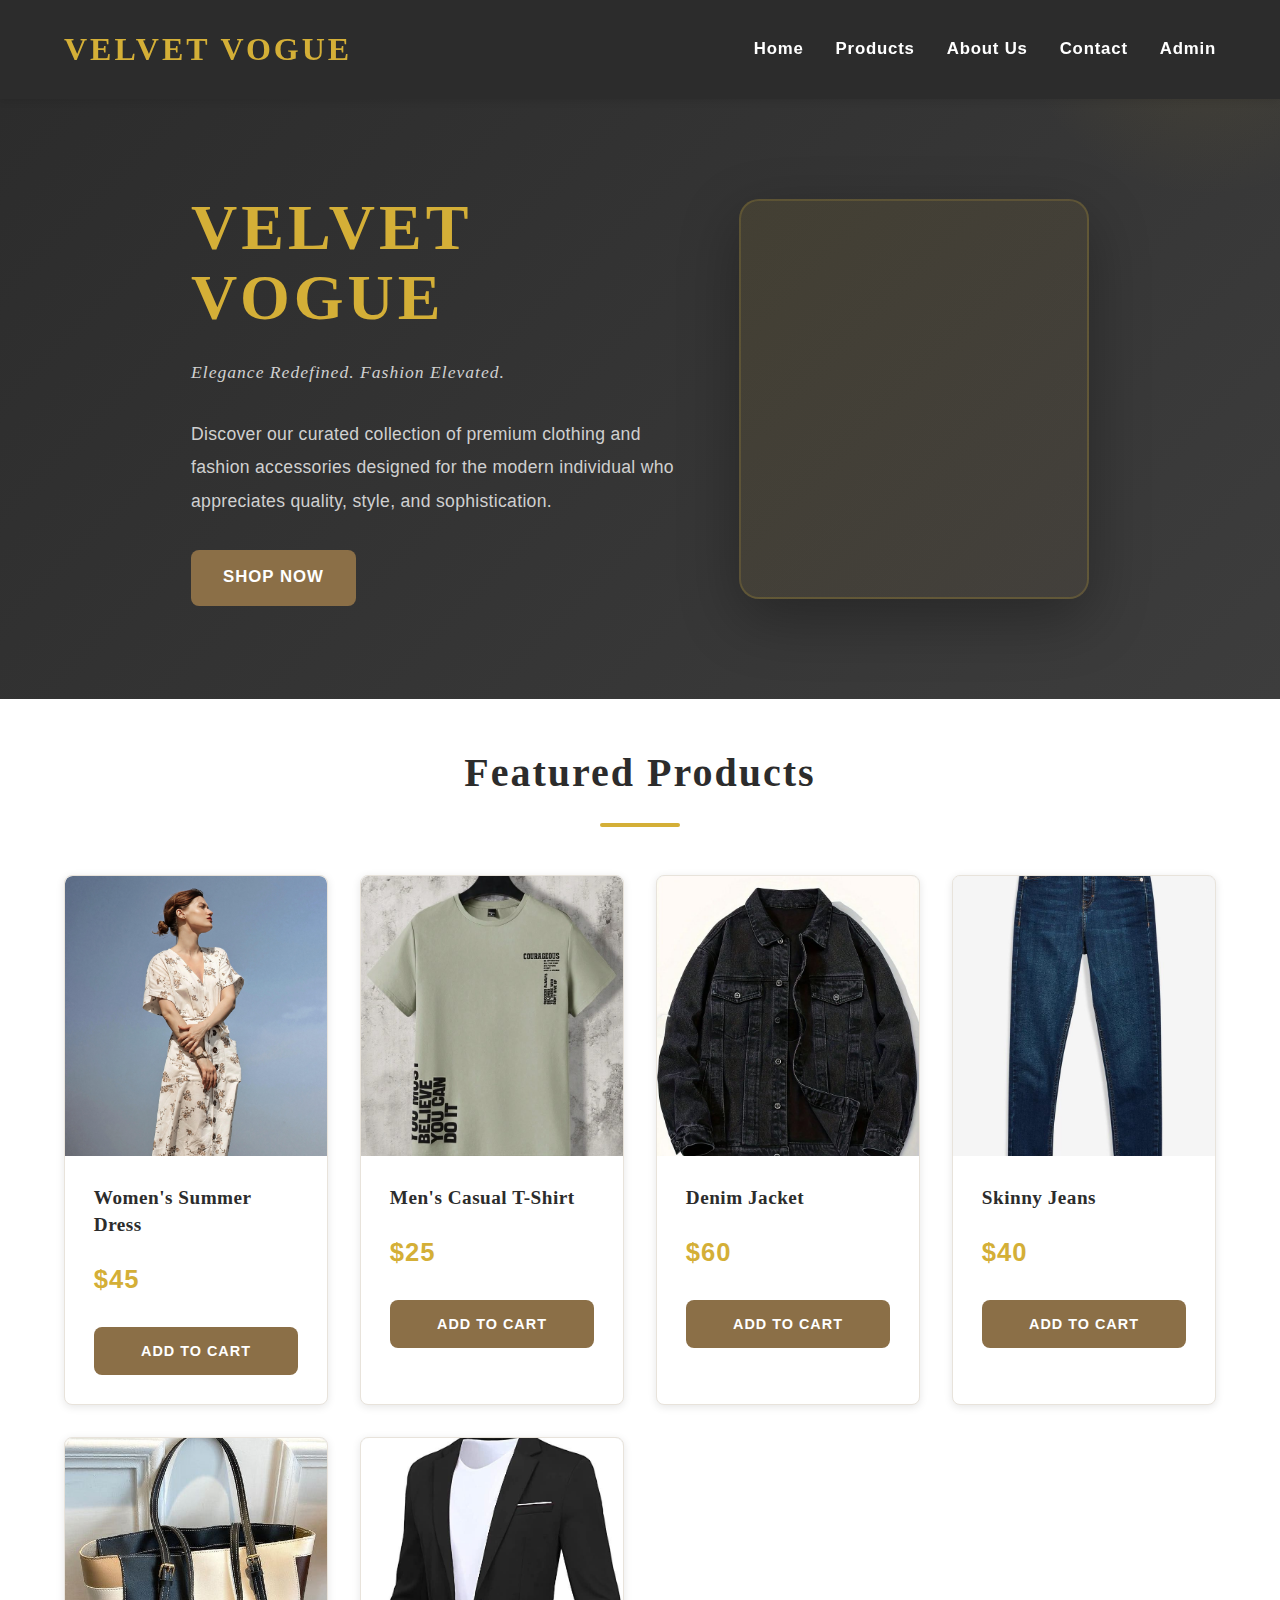
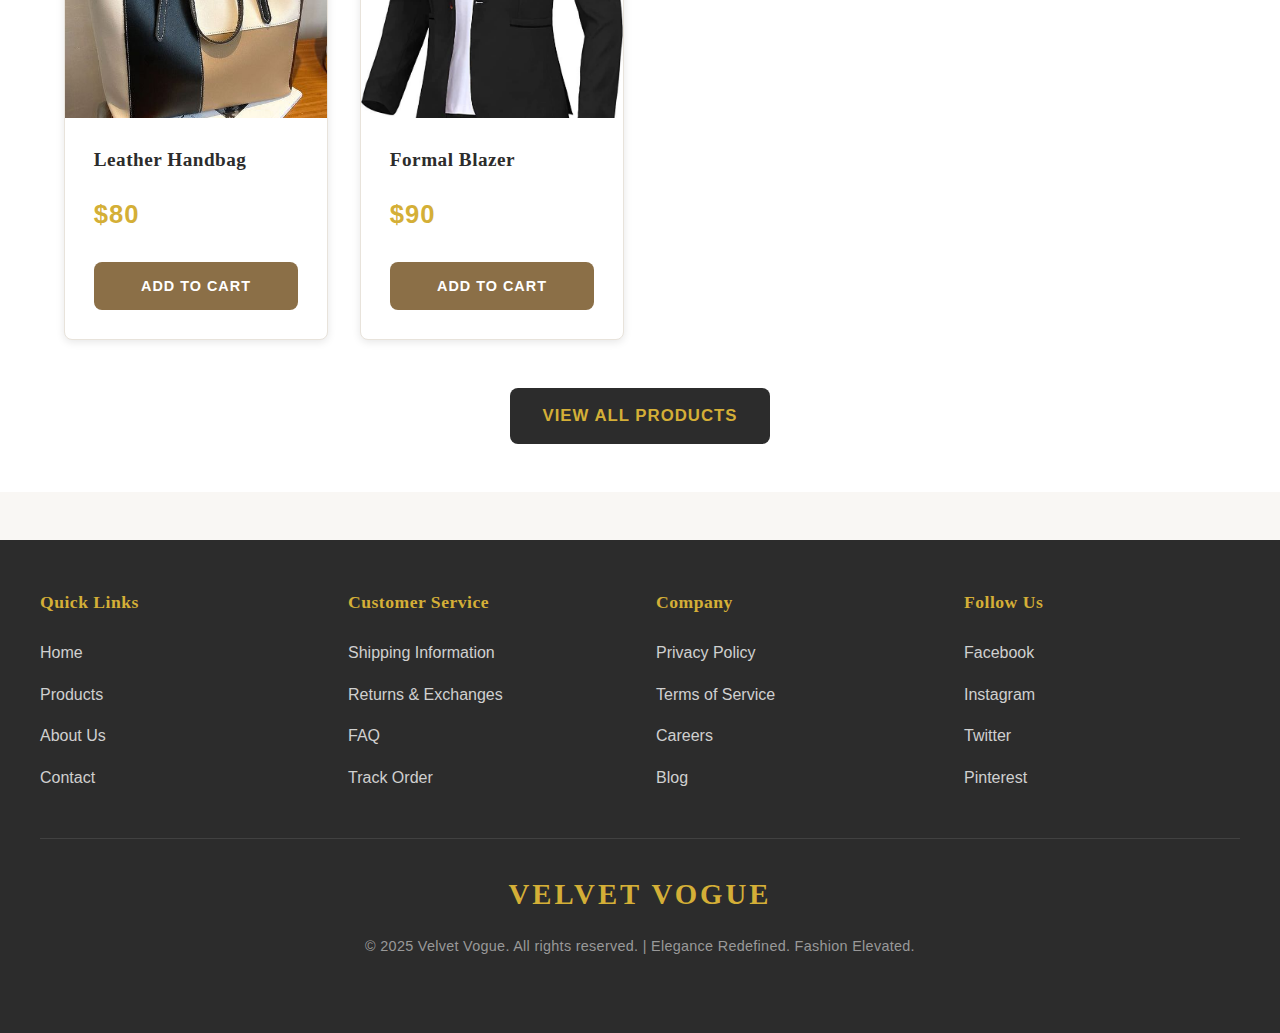
<file: index.html>
<!DOCTYPE html>
<html lang="en">
<head>
    <meta charset="UTF-8">
    <meta name="viewport" content="width=device-width, initial-scale=1.0">
    <title>Velvet Vogue - Modern Fashion & Clothing</title>
    <link rel="stylesheet" href="style.css">
    <!-- 
        VELVET VOGUE - HOME PAGE (index.html)
        Aligns with Velvet Vogue Website Design Document
        
        Design Features:
        - Modern, elegant layout with hero section
        - Brand tagline prominently displayed
        - Featured products (first 6) showcasing inventory
        - Responsive grid layout for all screen sizes
        - Consistent navigation and footer branding
        - Semantic HTML5 structure
    -->
</head>
<body>
    <!-- Navigation Header - Consistent across all pages -->
    <header>
        <div class="header-container">
            <div class="logo">VELVET VOGUE</div>
            <nav>
                <ul>
                    <li><a href="index.html">Home</a></li>
                    <li><a href="products.html">Products</a></li>
                    <li><a href="about.html">About Us</a></li>
                    <li><a href="contact.html">Contact</a></li>
                    <li><a href="admin-login.html">Admin</a></li>
                </ul>
            </nav>
        </div>
    </header>

    <!-- Hero Section with Brand Tagline -->
    <section class="hero">
        <div class="hero-content">
            <h1>VELVET VOGUE</h1>
            <p class="hero-tagline">Elegance Redefined. Fashion Elevated.</p>
            <p>Discover our curated collection of premium clothing and fashion accessories designed for the modern individual who appreciates quality, style, and sophistication.</p>
            <a href="products.html" class="btn btn-secondary">Shop Now</a>
        </div>
        <div class="hero-image">
            <div class="hero-slider" aria-label="Hero image slideshow">
                <img class="hero-slide" src="images/hero-1.png" alt="Velvet Vogue Banner 1">
                <img class="hero-slide" src="images/hero-2.png" alt="Velvet Vogue Banner 2">
            </div>
            <noscript>
                <img src="images/hero-1.png" alt="Velvet Vogue Fashion Banner">
            </noscript>
        </div>
    </section>

    <!-- Featured Products Section -->
    <section class="featured-section">
        <div class="container">
            <div class="section-title">
                <h2>Featured Products</h2>
            </div>
            
            <!-- Responsive Product Grid - First 6 products -->
            <div class="featured-products-grid">
                
                <!-- Product 1: Women's Summer Dress -->
                <article class="product-card">
                    <div class="product-image">
                        <img src="images/womens-summer-dress.png" alt="Women's Summer Dress">
                    </div>
                    <div class="product-info">
                        <h3 class="product-name">Women's Summer Dress</h3>
                        <p class="product-price">$45</p>
                        <button class="btn btn-secondary">Add to Cart</button>
                    </div>
                </article>

                <!-- Product 2: Men's Casual T-Shirt -->
                <article class="product-card">
                    <div class="product-image">
                        <img src="images/mens-casual-tshirt.png" alt="Men's Casual T-Shirt">
                    </div>
                    <div class="product-info">
                        <h3 class="product-name">Men's Casual T-Shirt</h3>
                        <p class="product-price">$25</p>
                        <button class="btn btn-secondary">Add to Cart</button>
                    </div>
                </article>

                <!-- Product 3: Denim Jacket -->
                <article class="product-card">
                    <div class="product-image">
                        <img src="images/denim-jacket.png" alt="Denim Jacket">
                    </div>
                    <div class="product-info">
                        <h3 class="product-name">Denim Jacket</h3>
                        <p class="product-price">$60</p>
                        <button class="btn btn-secondary">Add to Cart</button>
                    </div>
                </article>

                <!-- Product 4: Skinny Jeans -->
                <article class="product-card">
                    <div class="product-image">
                        <img src="images/skinny-jeans.png" alt="Skinny Jeans">
                    </div>
                    <div class="product-info">
                        <h3 class="product-name">Skinny Jeans</h3>
                        <p class="product-price">$40</p>
                        <button class="btn btn-secondary">Add to Cart</button>
                    </div>
                </article>

                <!-- Product 5: Leather Handbag -->
                <article class="product-card">
                    <div class="product-image">
                        <img src="images/leather-handbag.png" alt="Leather Handbag">
                    </div>
                    <div class="product-info">
                        <h3 class="product-name">Leather Handbag</h3>
                        <p class="product-price">$80</p>
                        <button class="btn btn-secondary">Add to Cart</button>
                    </div>
                </article>

                <!-- Product 6: Formal Blazer -->
                <article class="product-card">
                    <div class="product-image">
                        <img src="images/formal-blazer.png" alt="Formal Blazer">
                    </div>
                    <div class="product-info">
                        <h3 class="product-name">Formal Blazer</h3>
                        <p class="product-price">$90</p>
                        <button class="btn btn-secondary">Add to Cart</button>
                    </div>
                </article>

            </div>

            <div style="text-align: center; margin-top: 3rem;">
                <a href="products.html" class="btn btn-primary">View All Products</a>
            </div>
        </div>
    </section>

    <!-- Footer - Consistent branding across all pages -->
    <footer>
        <div class="footer-container">
            <div class="footer-content">
                <!-- Quick Links -->
                <section class="footer-section">
                    <h4>Quick Links</h4>
                    <ul>
                        <li><a href="index.html">Home</a></li>
                        <li><a href="products.html">Products</a></li>
                        <li><a href="about.html">About Us</a></li>
                        <li><a href="contact.html">Contact</a></li>
                    </ul>
                </section>

                <!-- Customer Service -->
                <section class="footer-section">
                    <h4>Customer Service</h4>
                    <ul>
                        <li><a href="#">Shipping Information</a></li>
                        <li><a href="#">Returns & Exchanges</a></li>
                        <li><a href="#">FAQ</a></li>
                        <li><a href="#">Track Order</a></li>
                    </ul>
                </section>

                <!-- Company Info -->
                <section class="footer-section">
                    <h4>Company</h4>
                    <ul>
                        <li><a href="#">Privacy Policy</a></li>
                        <li><a href="#">Terms of Service</a></li>
                        <li><a href="#">Careers</a></li>
                        <li><a href="#">Blog</a></li>
                    </ul>
                </section>

                <!-- Social Links -->
                <section class="footer-section">
                    <h4>Follow Us</h4>
                    <ul>
                        <li><a href="#">Facebook</a></li>
                        <li><a href="#">Instagram</a></li>
                        <li><a href="#">Twitter</a></li>
                        <li><a href="#">Pinterest</a></li>
                    </ul>
                </section>
            </div>

            <!-- Footer Brand Section -->
            <div class="footer-brand">
                <div class="footer-brand-name">VELVET VOGUE</div>
                <p class="footer-copyright">&copy; 2025 Velvet Vogue. All rights reserved. | Elegance Redefined. Fashion Elevated.</p>
            </div>
        </div>
    </footer>
</body>
</html>
</file>
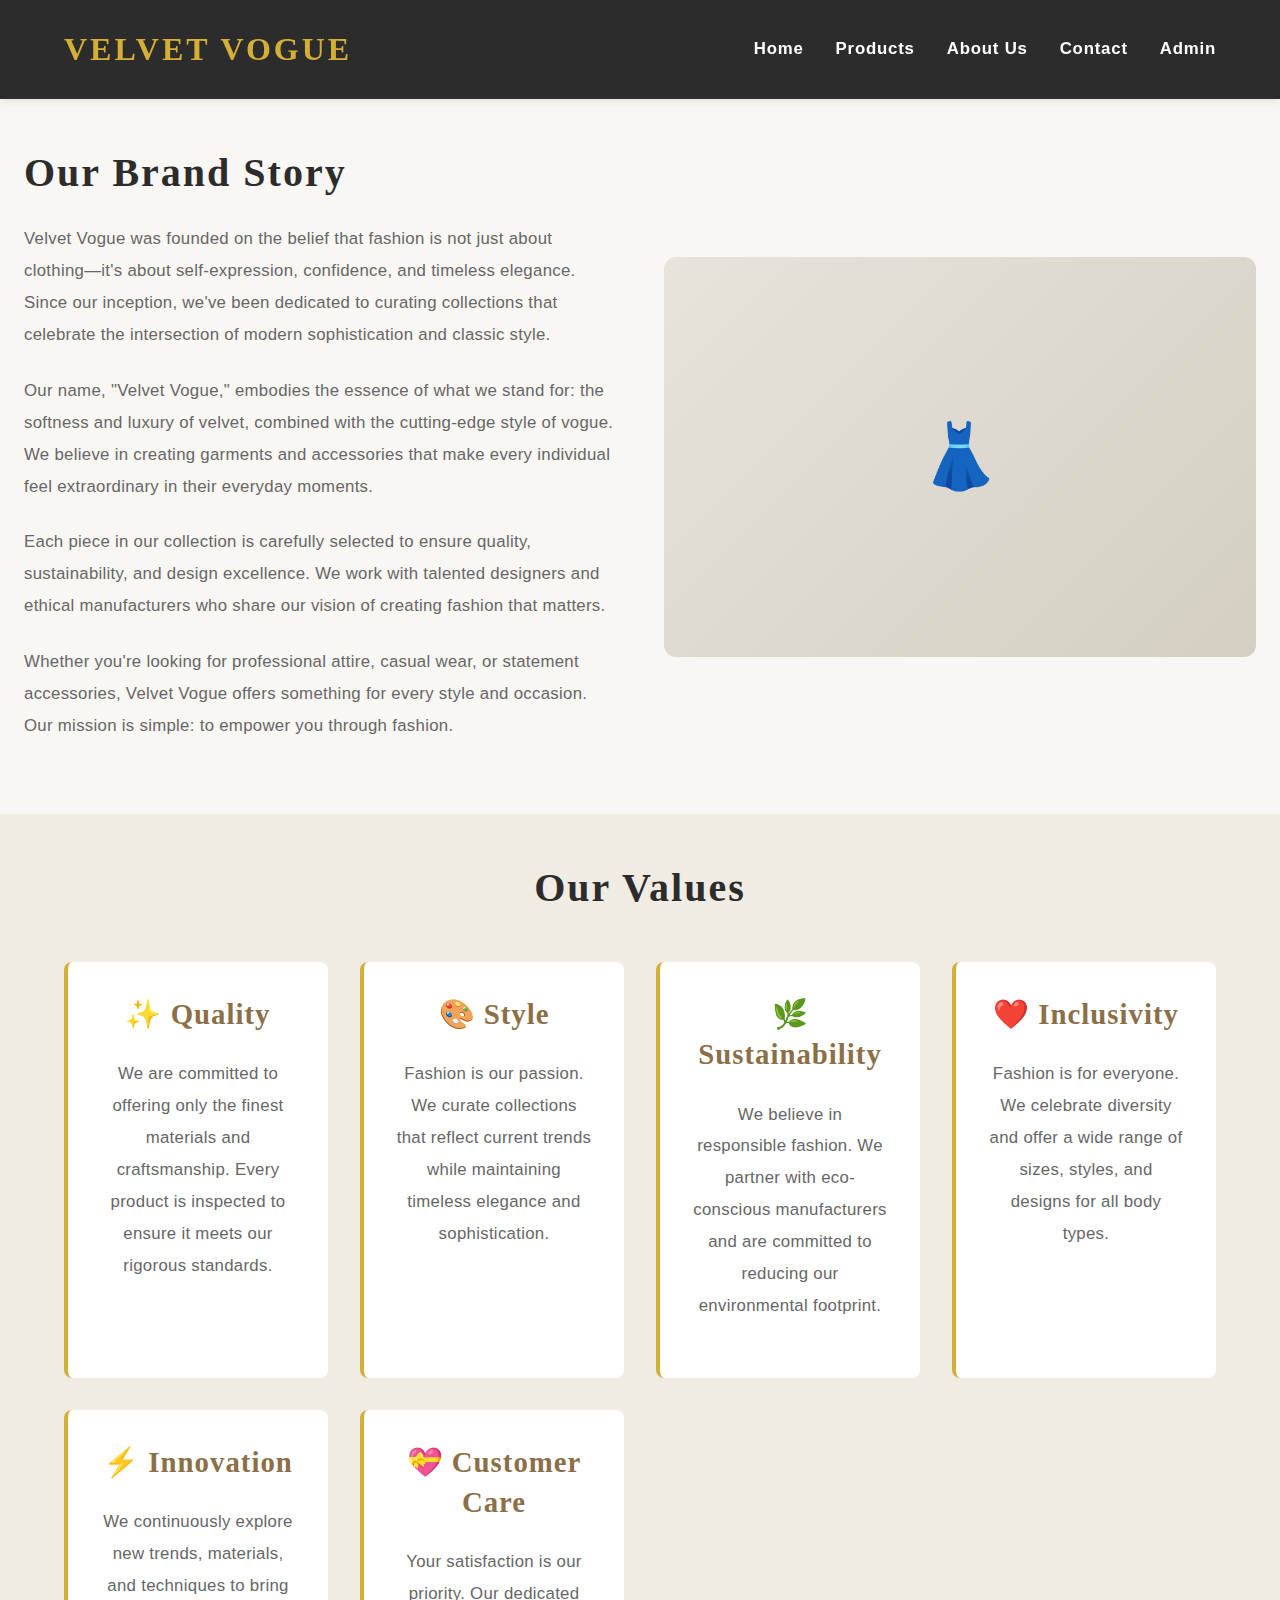
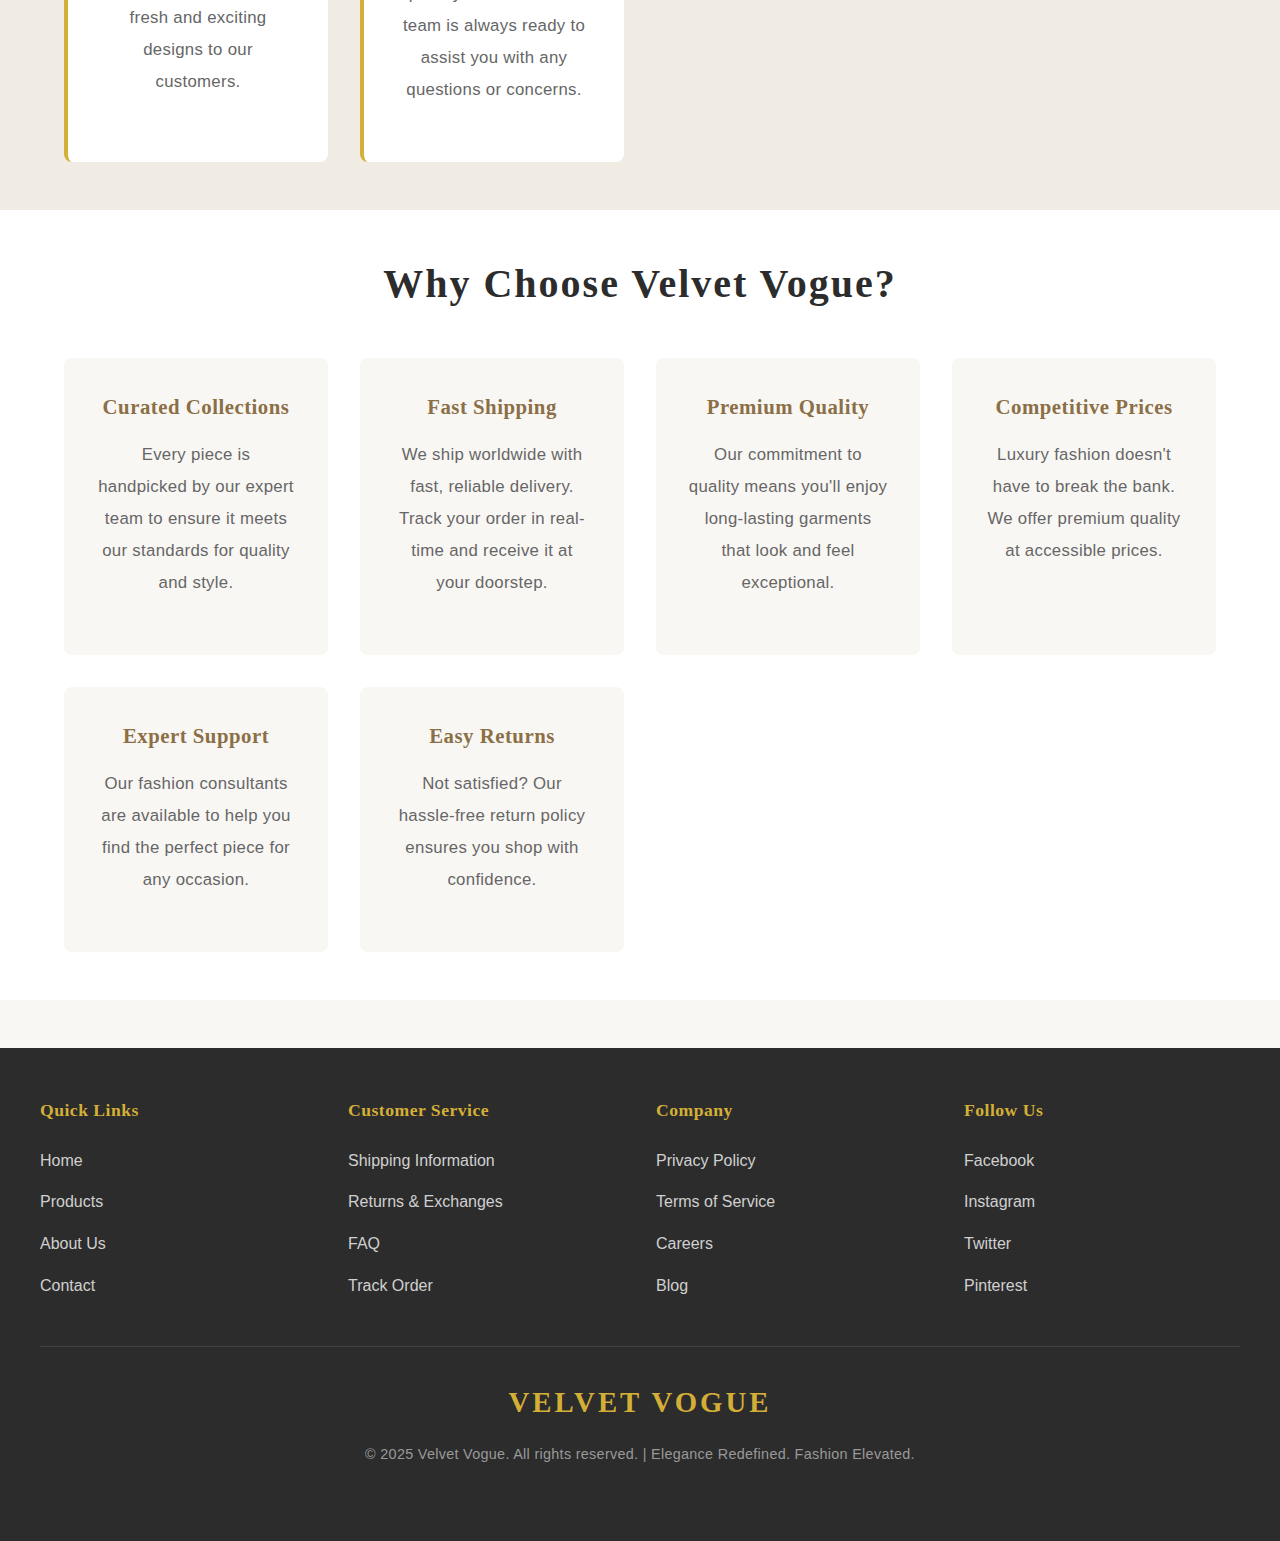
<file: about.html>
<!DOCTYPE html>
<html lang="en">
<head>
    <meta charset="UTF-8">
    <meta name="viewport" content="width=device-width, initial-scale=1.0">
    <title>About Us - Velvet Vogue</title>
    <link rel="stylesheet" href="style.css">
    <!-- 
        VELVET VOGUE - ABOUT US PAGE (about.html)
        Aligns with Velvet Vogue Website Design Document
        
        Design Features:
        - Brand story and mission aligned with elegant fashion aesthetic
        - Two-column layout: text content and image placeholder
        - Mission and values section with card layout
        - Professional brand narrative
        - Responsive design for all devices
        - Consistent typography and color scheme
    -->
</head>
<body>
    <!-- Navigation Header -->
    <header>
        <div class="header-container">
            <div class="logo">VELVET VOGUE</div>
            <nav>
                <ul>
                    <li><a href="index.html">Home</a></li>
                    <li><a href="products.html">Products</a></li>
                    <li><a href="about.html">About Us</a></li>
                    <li><a href="contact.html">Contact</a></li>
                    <li><a href="admin-login.html">Admin</a></li>
                </ul>
            </nav>
        </div>
    </header>

    <!-- About Section - Brand Story -->
    <section class="about-section">
        <div class="about-content">
            <h2>Our Brand Story</h2>
            <p>
                Velvet Vogue was founded on the belief that fashion is not just about clothing—it's about self-expression, confidence, and timeless elegance. Since our inception, we've been dedicated to curating collections that celebrate the intersection of modern sophistication and classic style.
            </p>
            <p>
                Our name, "Velvet Vogue," embodies the essence of what we stand for: the softness and luxury of velvet, combined with the cutting-edge style of vogue. We believe in creating garments and accessories that make every individual feel extraordinary in their everyday moments.
            </p>
            <p>
                Each piece in our collection is carefully selected to ensure quality, sustainability, and design excellence. We work with talented designers and ethical manufacturers who share our vision of creating fashion that matters.
            </p>
            <p>
                Whether you're looking for professional attire, casual wear, or statement accessories, Velvet Vogue offers something for every style and occasion. Our mission is simple: to empower you through fashion.
            </p>
        </div>

        <!-- About Image Placeholder -->
        <div class="about-image">
            👗
        </div>
    </section>

    <!-- Mission and Values Section -->
    <section class="mission-values">
        <div class="container">
            <h2 style="text-align: center; margin-bottom: 3rem;">Our Values</h2>
            
            <div class="values-grid">
                <!-- Value 1: Quality -->
                <div class="value-card">
                    <h3>✨ Quality</h3>
                    <p>
                        We are committed to offering only the finest materials and craftsmanship. Every product is inspected to ensure it meets our rigorous standards.
                    </p>
                </div>

                <!-- Value 2: Style -->
                <div class="value-card">
                    <h3>🎨 Style</h3>
                    <p>
                        Fashion is our passion. We curate collections that reflect current trends while maintaining timeless elegance and sophistication.
                    </p>
                </div>

                <!-- Value 3: Sustainability -->
                <div class="value-card">
                    <h3>🌿 Sustainability</h3>
                    <p>
                        We believe in responsible fashion. We partner with eco-conscious manufacturers and are committed to reducing our environmental footprint.
                    </p>
                </div>

                <!-- Value 4: Inclusivity -->
                <div class="value-card">
                    <h3>❤️ Inclusivity</h3>
                    <p>
                        Fashion is for everyone. We celebrate diversity and offer a wide range of sizes, styles, and designs for all body types.
                    </p>
                </div>

                <!-- Value 5: Innovation -->
                <div class="value-card">
                    <h3>⚡ Innovation</h3>
                    <p>
                        We continuously explore new trends, materials, and techniques to bring fresh and exciting designs to our customers.
                    </p>
                </div>

                <!-- Value 6: Customer Care -->
                <div class="value-card">
                    <h3>💝 Customer Care</h3>
                    <p>
                        Your satisfaction is our priority. Our dedicated team is always ready to assist you with any questions or concerns.
                    </p>
                </div>
            </div>
        </div>
    </section>

    <!-- Why Choose Us Section -->
    <section class="featured-section">
        <div class="container">
            <h2 style="text-align: center; margin-bottom: 3rem;">Why Choose Velvet Vogue?</h2>
            
            <div style="display: grid; grid-template-columns: repeat(auto-fit, minmax(250px, 1fr)); gap: 2rem;">
                <div style="text-align: center; padding: 2rem; background-color: #f9f7f4; border-radius: 8px;">
                    <h4 style="color: #8b6f47; margin-bottom: 1rem;">Curated Collections</h4>
                    <p>
                        Every piece is handpicked by our expert team to ensure it meets our standards for quality and style.
                    </p>
                </div>

                <div style="text-align: center; padding: 2rem; background-color: #f9f7f4; border-radius: 8px;">
                    <h4 style="color: #8b6f47; margin-bottom: 1rem;">Fast Shipping</h4>
                    <p>
                        We ship worldwide with fast, reliable delivery. Track your order in real-time and receive it at your doorstep.
                    </p>
                </div>

                <div style="text-align: center; padding: 2rem; background-color: #f9f7f4; border-radius: 8px;">
                    <h4 style="color: #8b6f47; margin-bottom: 1rem;">Premium Quality</h4>
                    <p>
                        Our commitment to quality means you'll enjoy long-lasting garments that look and feel exceptional.
                    </p>
                </div>

                <div style="text-align: center; padding: 2rem; background-color: #f9f7f4; border-radius: 8px;">
                    <h4 style="color: #8b6f47; margin-bottom: 1rem;">Competitive Prices</h4>
                    <p>
                        Luxury fashion doesn't have to break the bank. We offer premium quality at accessible prices.
                    </p>
                </div>

                <div style="text-align: center; padding: 2rem; background-color: #f9f7f4; border-radius: 8px;">
                    <h4 style="color: #8b6f47; margin-bottom: 1rem;">Expert Support</h4>
                    <p>
                        Our fashion consultants are available to help you find the perfect piece for any occasion.
                    </p>
                </div>

                <div style="text-align: center; padding: 2rem; background-color: #f9f7f4; border-radius: 8px;">
                    <h4 style="color: #8b6f47; margin-bottom: 1rem;">Easy Returns</h4>
                    <p>
                        Not satisfied? Our hassle-free return policy ensures you shop with confidence.
                    </p>
                </div>
            </div>
        </div>
    </section>

    <!-- Footer -->
    <footer>
        <div class="footer-container">
            <div class="footer-content">
                <!-- Quick Links -->
                <section class="footer-section">
                    <h4>Quick Links</h4>
                    <ul>
                        <li><a href="index.html">Home</a></li>
                        <li><a href="products.html">Products</a></li>
                        <li><a href="about.html">About Us</a></li>
                        <li><a href="contact.html">Contact</a></li>
                    </ul>
                </section>

                <!-- Customer Service -->
                <section class="footer-section">
                    <h4>Customer Service</h4>
                    <ul>
                        <li><a href="#">Shipping Information</a></li>
                        <li><a href="#">Returns & Exchanges</a></li>
                        <li><a href="#">FAQ</a></li>
                        <li><a href="#">Track Order</a></li>
                    </ul>
                </section>

                <!-- Company Info -->
                <section class="footer-section">
                    <h4>Company</h4>
                    <ul>
                        <li><a href="#">Privacy Policy</a></li>
                        <li><a href="#">Terms of Service</a></li>
                        <li><a href="#">Careers</a></li>
                        <li><a href="#">Blog</a></li>
                    </ul>
                </section>

                <!-- Social Links -->
                <section class="footer-section">
                    <h4>Follow Us</h4>
                    <ul>
                        <li><a href="#">Facebook</a></li>
                        <li><a href="#">Instagram</a></li>
                        <li><a href="#">Twitter</a></li>
                        <li><a href="#">Pinterest</a></li>
                    </ul>
                </section>
            </div>

            <!-- Footer Brand Section -->
            <div class="footer-brand">
                <div class="footer-brand-name">VELVET VOGUE</div>
                <p class="footer-copyright">&copy; 2025 Velvet Vogue. All rights reserved. | Elegance Redefined. Fashion Elevated.</p>
            </div>
        </div>
    </footer>
</body>
</html>
</file>
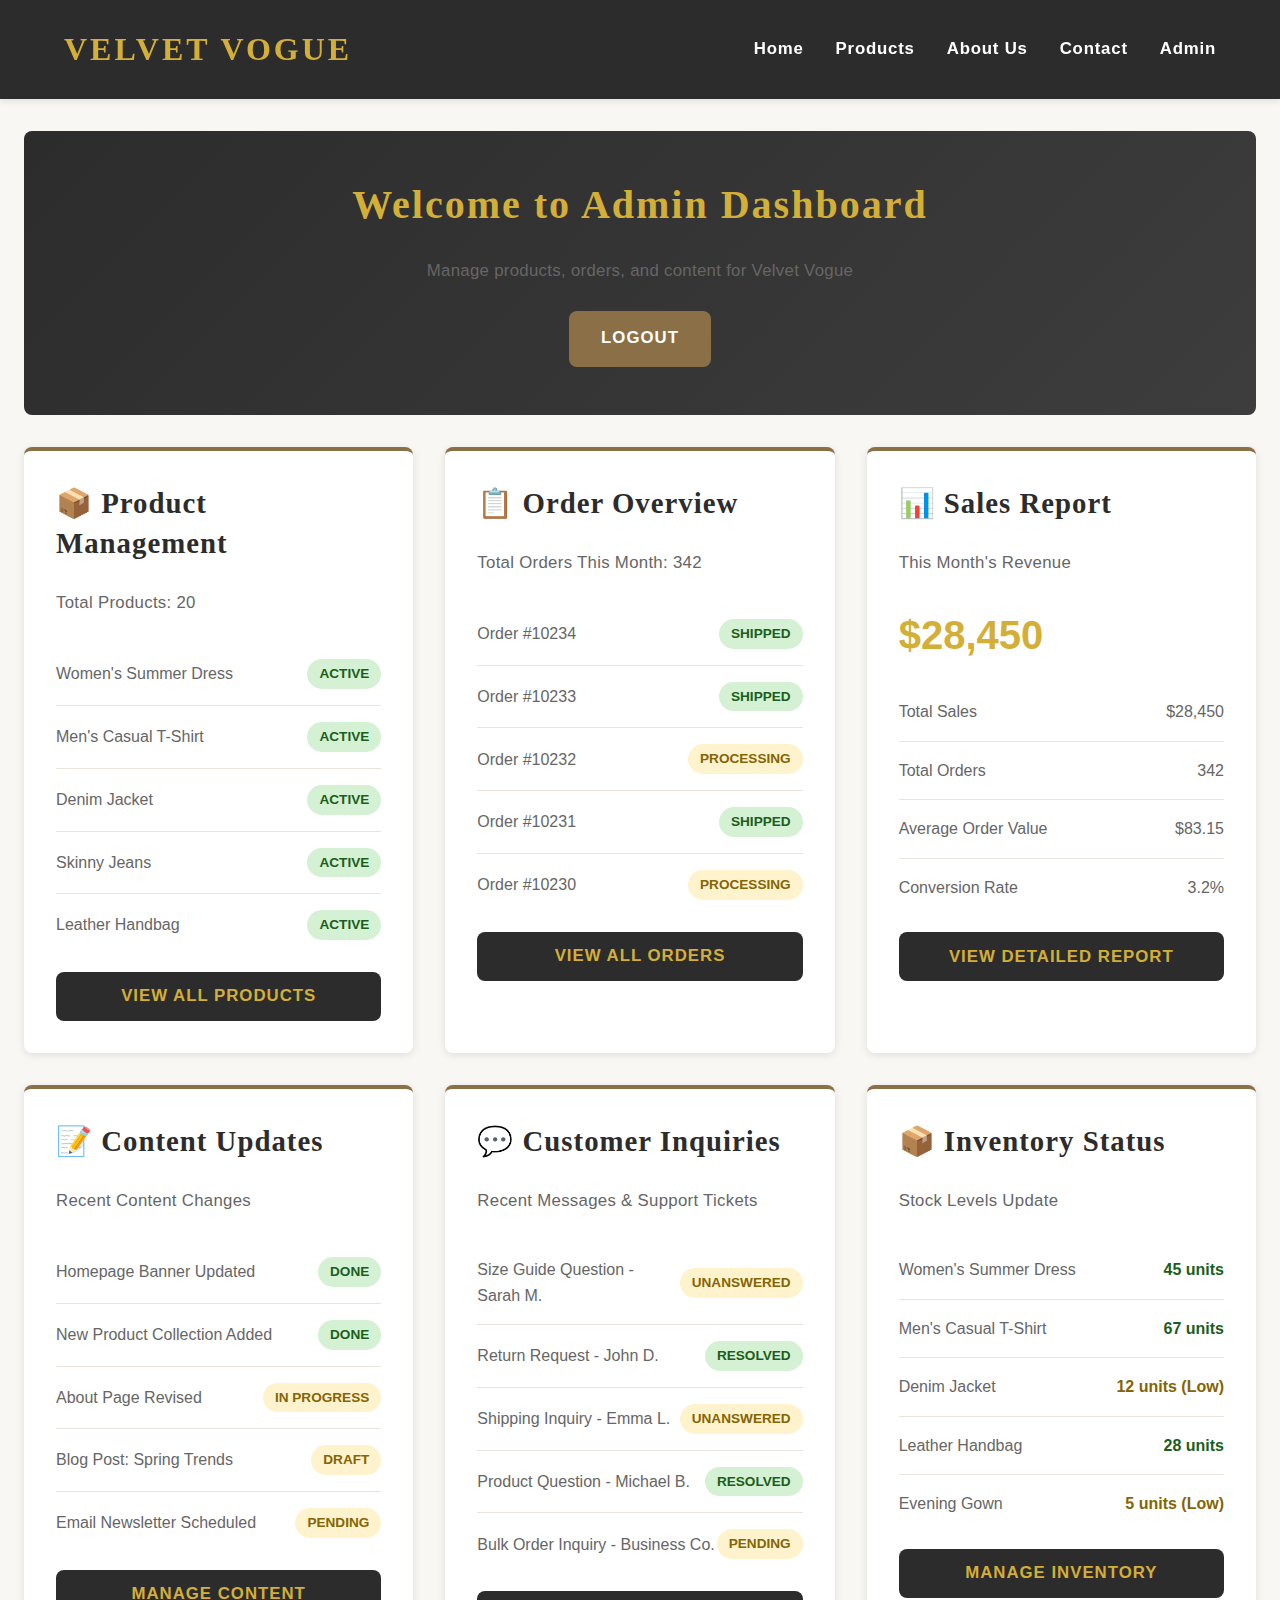
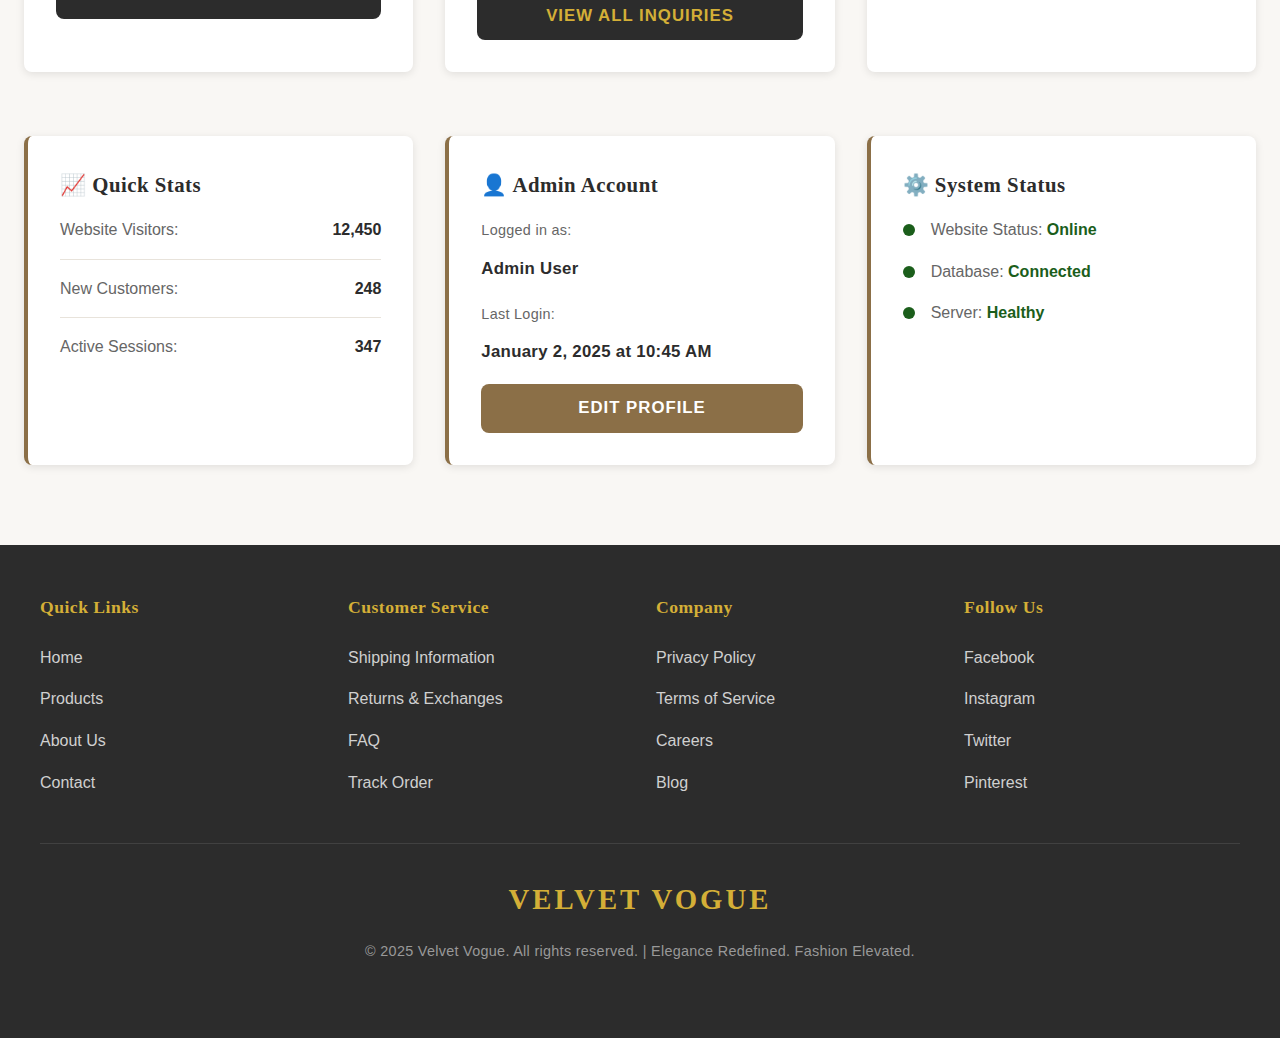
<file: admin-dashboard.html>
<!DOCTYPE html>
<html lang="en">
<head>
    <meta charset="UTF-8">
    <meta name="viewport" content="width=device-width, initial-scale=1.0">
    <title>Admin Dashboard - Velvet Vogue</title>
    <link rel="stylesheet" href="style.css">
    <!-- 
        VELVET VOGUE - ADMIN DASHBOARD PAGE (admin-dashboard.html)
        Aligns with Velvet Vogue Website Design Document
        
        Design Features:
        - Admin welcome section with branded header
        - Multiple dashboard panels:
          * Product Management
          * Order Overview
          * Sales Report
          * Content Updates
          * Customer Inquiries
          * Inventory Status
        - Status badges (active, pending)
        - Responsive dashboard layout
        - List items with action indicators
        - Professional admin interface
    -->
</head>
<body>
    <!-- Navigation Header -->
    <header>
        <div class="header-container">
            <div class="logo">VELVET VOGUE</div>
            <nav>
                <ul>
                    <li><a href="index.html">Home</a></li>
                    <li><a href="products.html">Products</a></li>
                    <li><a href="about.html">About Us</a></li>
                    <li><a href="contact.html">Contact</a></li>
                    <li><a href="admin-login.html">Admin</a></li>
                </ul>
            </nav>
        </div>
    </header>

    <!-- Admin Dashboard Container -->
    <div class="dashboard-container">
        
        <!-- Dashboard Header -->
        <div class="dashboard-header">
            <h2>Welcome to Admin Dashboard</h2>
            <p>Manage products, orders, and content for Velvet Vogue</p>
            <div style="margin-top: 1.5rem;">
                <a href="admin-login.html" class="btn btn-secondary">Logout</a>
            </div>
        </div>

        <!-- Dashboard Panels Grid -->
        <div class="dashboard-grid">

            <!-- Panel 1: Product Management -->
            <div class="dashboard-panel">
                <h3>📦 Product Management</h3>
                <p>Total Products: 20</p>
                <ul class="dashboard-list">
                    <li>
                        <span>Women's Summer Dress</span>
                        <span class="status-badge status-active">Active</span>
                    </li>
                    <li>
                        <span>Men's Casual T-Shirt</span>
                        <span class="status-badge status-active">Active</span>
                    </li>
                    <li>
                        <span>Denim Jacket</span>
                        <span class="status-badge status-active">Active</span>
                    </li>
                    <li>
                        <span>Skinny Jeans</span>
                        <span class="status-badge status-active">Active</span>
                    </li>
                    <li>
                        <span>Leather Handbag</span>
                        <span class="status-badge status-active">Active</span>
                    </li>
                </ul>
                <button class="btn btn-primary" style="width: 100%; margin-top: 1rem;">View All Products</button>
            </div>

            <!-- Panel 2: Order Overview -->
            <div class="dashboard-panel">
                <h3>📋 Order Overview</h3>
                <p>Total Orders This Month: 342</p>
                <ul class="dashboard-list">
                    <li>
                        <span>Order #10234</span>
                        <span class="status-badge status-active">Shipped</span>
                    </li>
                    <li>
                        <span>Order #10233</span>
                        <span class="status-badge status-active">Shipped</span>
                    </li>
                    <li>
                        <span>Order #10232</span>
                        <span class="status-badge status-pending">Processing</span>
                    </li>
                    <li>
                        <span>Order #10231</span>
                        <span class="status-badge status-active">Shipped</span>
                    </li>
                    <li>
                        <span>Order #10230</span>
                        <span class="status-badge status-pending">Processing</span>
                    </li>
                </ul>
                <button class="btn btn-primary" style="width: 100%; margin-top: 1rem;">View All Orders</button>
            </div>

            <!-- Panel 3: Sales Report -->
            <div class="dashboard-panel">
                <h3>📊 Sales Report</h3>
                <p>This Month's Revenue</p>
                <div style="font-size: 2.5rem; color: #d4af37; font-weight: bold; margin: 1rem 0;">
                    $28,450
                </div>
                <ul class="dashboard-list">
                    <li>
                        <span>Total Sales</span>
                        <span>$28,450</span>
                    </li>
                    <li>
                        <span>Total Orders</span>
                        <span>342</span>
                    </li>
                    <li>
                        <span>Average Order Value</span>
                        <span>$83.15</span>
                    </li>
                    <li>
                        <span>Conversion Rate</span>
                        <span>3.2%</span>
                    </li>
                </ul>
                <button class="btn btn-primary" style="width: 100%; margin-top: 1rem;">View Detailed Report</button>
            </div>

            <!-- Panel 4: Content Updates -->
            <div class="dashboard-panel">
                <h3>📝 Content Updates</h3>
                <p>Recent Content Changes</p>
                <ul class="dashboard-list">
                    <li>
                        <span>Homepage Banner Updated</span>
                        <span class="status-badge status-active">Done</span>
                    </li>
                    <li>
                        <span>New Product Collection Added</span>
                        <span class="status-badge status-active">Done</span>
                    </li>
                    <li>
                        <span>About Page Revised</span>
                        <span class="status-badge status-pending">In Progress</span>
                    </li>
                    <li>
                        <span>Blog Post: Spring Trends</span>
                        <span class="status-badge status-pending">Draft</span>
                    </li>
                    <li>
                        <span>Email Newsletter Scheduled</span>
                        <span class="status-badge status-pending">Pending</span>
                    </li>
                </ul>
                <button class="btn btn-primary" style="width: 100%; margin-top: 1rem;">Manage Content</button>
            </div>

            <!-- Panel 5: Customer Inquiries -->
            <div class="dashboard-panel">
                <h3>💬 Customer Inquiries</h3>
                <p>Recent Messages & Support Tickets</p>
                <ul class="dashboard-list">
                    <li>
                        <span>Size Guide Question - Sarah M.</span>
                        <span class="status-badge status-pending">Unanswered</span>
                    </li>
                    <li>
                        <span>Return Request - John D.</span>
                        <span class="status-badge status-active">Resolved</span>
                    </li>
                    <li>
                        <span>Shipping Inquiry - Emma L.</span>
                        <span class="status-badge status-pending">Unanswered</span>
                    </li>
                    <li>
                        <span>Product Question - Michael B.</span>
                        <span class="status-badge status-active">Resolved</span>
                    </li>
                    <li>
                        <span>Bulk Order Inquiry - Business Co.</span>
                        <span class="status-badge status-pending">Pending</span>
                    </li>
                </ul>
                <button class="btn btn-primary" style="width: 100%; margin-top: 1rem;">View All Inquiries</button>
            </div>

            <!-- Panel 6: Inventory Status -->
            <div class="dashboard-panel">
                <h3>📦 Inventory Status</h3>
                <p>Stock Levels Update</p>
                <ul class="dashboard-list">
                    <li>
                        <span>Women's Summer Dress</span>
                        <span style="color: #1b5e1b; font-weight: bold;">45 units</span>
                    </li>
                    <li>
                        <span>Men's Casual T-Shirt</span>
                        <span style="color: #1b5e1b; font-weight: bold;">67 units</span>
                    </li>
                    <li>
                        <span>Denim Jacket</span>
                        <span style="color: #856404; font-weight: bold;">12 units (Low)</span>
                    </li>
                    <li>
                        <span>Leather Handbag</span>
                        <span style="color: #1b5e1b; font-weight: bold;">28 units</span>
                    </li>
                    <li>
                        <span>Evening Gown</span>
                        <span style="color: #856404; font-weight: bold;">5 units (Low)</span>
                    </li>
                </ul>
                <button class="btn btn-primary" style="width: 100%; margin-top: 1rem;">Manage Inventory</button>
            </div>

        </div>

        <!-- Additional Dashboard Section -->
        <div style="display: grid; grid-template-columns: repeat(auto-fit, minmax(300px, 1fr)); gap: 2rem; margin-top: 2rem;">
            
            <!-- Quick Stats -->
            <div style="background-color: #ffffff; padding: 2rem; border-radius: 8px; box-shadow: 0 2px 8px rgba(0,0,0,0.1); border-left: 4px solid #8b6f47;">
                <h4 style="color: #2c2c2c; margin-bottom: 1rem;">📈 Quick Stats</h4>
                <div style="display: flex; justify-content: space-between; margin-bottom: 1rem; padding-bottom: 1rem; border-bottom: 1px solid #e8e3db;">
                    <span style="color: #666;">Website Visitors:</span>
                    <span style="font-weight: bold; color: #2c2c2c;">12,450</span>
                </div>
                <div style="display: flex; justify-content: space-between; margin-bottom: 1rem; padding-bottom: 1rem; border-bottom: 1px solid #e8e3db;">
                    <span style="color: #666;">New Customers:</span>
                    <span style="font-weight: bold; color: #2c2c2c;">248</span>
                </div>
                <div style="display: flex; justify-content: space-between;">
                    <span style="color: #666;">Active Sessions:</span>
                    <span style="font-weight: bold; color: #2c2c2c;">347</span>
                </div>
            </div>

            <!-- Admin User Info -->
            <div style="background-color: #ffffff; padding: 2rem; border-radius: 8px; box-shadow: 0 2px 8px rgba(0,0,0,0.1); border-left: 4px solid #8b6f47;">
                <h4 style="color: #2c2c2c; margin-bottom: 1rem;">👤 Admin Account</h4>
                <div style="margin-bottom: 1rem;">
                    <p style="color: #666; margin-bottom: 0.5rem; font-size: 0.9rem;">Logged in as:</p>
                    <p style="font-weight: bold; color: #2c2c2c; margin: 0;">Admin User</p>
                </div>
                <div style="margin-bottom: 1rem;">
                    <p style="color: #666; margin-bottom: 0.5rem; font-size: 0.9rem;">Last Login:</p>
                    <p style="font-weight: bold; color: #2c2c2c; margin: 0;">January 2, 2025 at 10:45 AM</p>
                </div>
                <button class="btn btn-secondary" style="width: 100%;">Edit Profile</button>
            </div>

            <!-- System Status -->
            <div style="background-color: #ffffff; padding: 2rem; border-radius: 8px; box-shadow: 0 2px 8px rgba(0,0,0,0.1); border-left: 4px solid #8b6f47;">
                <h4 style="color: #2c2c2c; margin-bottom: 1rem;">⚙️ System Status</h4>
                <div style="display: flex; align-items: center; margin-bottom: 1rem; gap: 1rem;">
                    <div style="width: 12px; height: 12px; background-color: #1b5e1b; border-radius: 50%;"></div>
                    <span style="color: #666;">Website Status: <strong style="color: #1b5e1b;">Online</strong></span>
                </div>
                <div style="display: flex; align-items: center; margin-bottom: 1rem; gap: 1rem;">
                    <div style="width: 12px; height: 12px; background-color: #1b5e1b; border-radius: 50%;"></div>
                    <span style="color: #666;">Database: <strong style="color: #1b5e1b;">Connected</strong></span>
                </div>
                <div style="display: flex; align-items: center; gap: 1rem;">
                    <div style="width: 12px; height: 12px; background-color: #1b5e1b; border-radius: 50%;"></div>
                    <span style="color: #666;">Server: <strong style="color: #1b5e1b;">Healthy</strong></span>
                </div>
            </div>

        </div>
    </div>

    <!-- Footer -->
    <footer>
        <div class="footer-container">
            <div class="footer-content">
                <!-- Quick Links -->
                <section class="footer-section">
                    <h4>Quick Links</h4>
                    <ul>
                        <li><a href="index.html">Home</a></li>
                        <li><a href="products.html">Products</a></li>
                        <li><a href="about.html">About Us</a></li>
                        <li><a href="contact.html">Contact</a></li>
                    </ul>
                </section>

                <!-- Customer Service -->
                <section class="footer-section">
                    <h4>Customer Service</h4>
                    <ul>
                        <li><a href="#">Shipping Information</a></li>
                        <li><a href="#">Returns & Exchanges</a></li>
                        <li><a href="#">FAQ</a></li>
                        <li><a href="#">Track Order</a></li>
                    </ul>
                </section>

                <!-- Company Info -->
                <section class="footer-section">
                    <h4>Company</h4>
                    <ul>
                        <li><a href="#">Privacy Policy</a></li>
                        <li><a href="#">Terms of Service</a></li>
                        <li><a href="#">Careers</a></li>
                        <li><a href="#">Blog</a></li>
                    </ul>
                </section>

                <!-- Social Links -->
                <section class="footer-section">
                    <h4>Follow Us</h4>
                    <ul>
                        <li><a href="#">Facebook</a></li>
                        <li><a href="#">Instagram</a></li>
                        <li><a href="#">Twitter</a></li>
                        <li><a href="#">Pinterest</a></li>
                    </ul>
                </section>
            </div>

            <!-- Footer Brand Section -->
            <div class="footer-brand">
                <div class="footer-brand-name">VELVET VOGUE</div>
                <p class="footer-copyright">&copy; 2025 Velvet Vogue. All rights reserved. | Elegance Redefined. Fashion Elevated.</p>
            </div>
        </div>
    </footer>
</body>
</html>
</file>
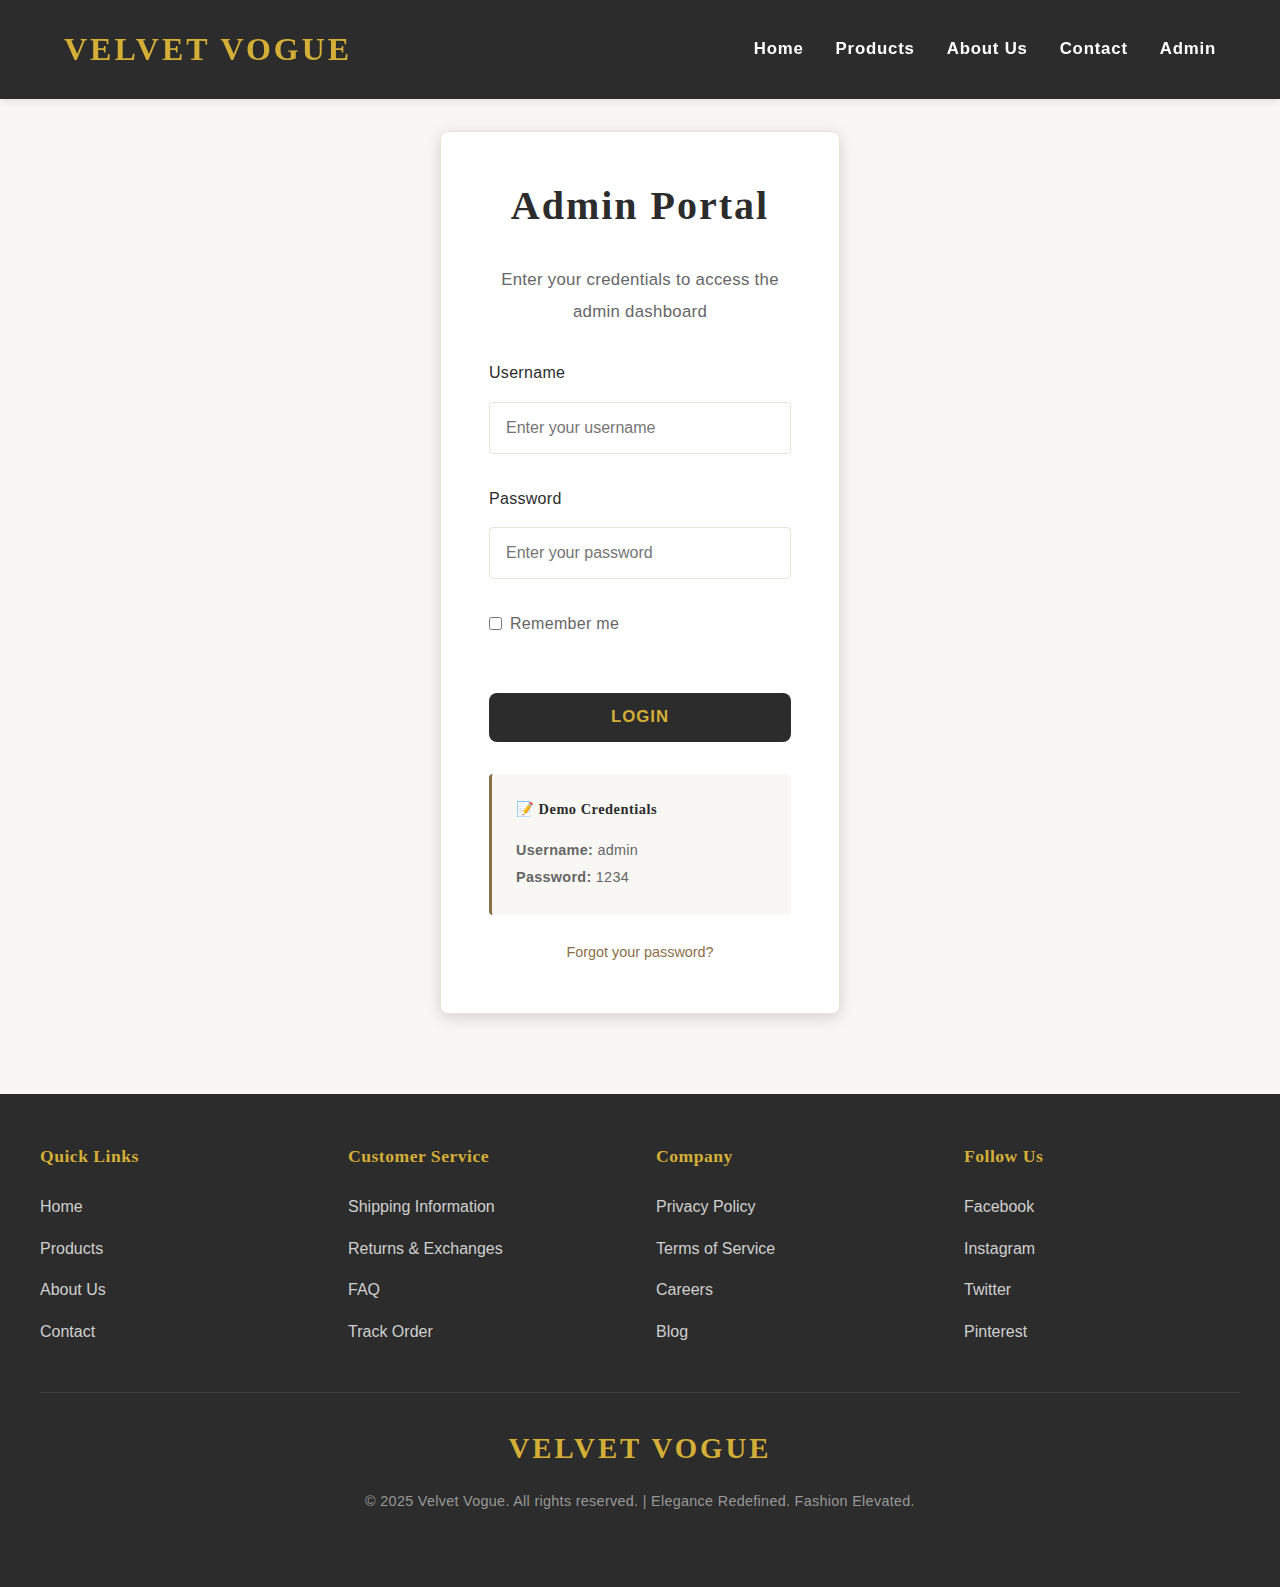
<file: admin-login.html>
<!DOCTYPE html>
<html lang="en">
<head>
    <meta charset="UTF-8">
    <meta name="viewport" content="width=device-width, initial-scale=1.0">
    <title>Admin Login - Velvet Vogue</title>
    <link rel="stylesheet" href="style.css">
    <!-- 
        VELVET VOGUE - ADMIN LOGIN PAGE (admin-login.html)
        Aligns with Velvet Vogue Website Design Document
        
        Design Features:
        - Centered login form with professional styling
        - Username and password input fields
        - Admin credentials displayed (UI only)
        - Responsive design for all devices
        - Form validation ready (UI structure)
        - Elegant login interface matching brand aesthetic
        
        Admin Credentials (UI Display Only):
        - Username: admin
        - Password: 1234
    -->
</head>
<body>
    <!-- Navigation Header -->
    <header>
        <div class="header-container">
            <div class="logo">VELVET VOGUE</div>
            <nav>
                <ul>
                    <li><a href="index.html">Home</a></li>
                    <li><a href="products.html">Products</a></li>
                    <li><a href="about.html">About Us</a></li>
                    <li><a href="contact.html">Contact</a></li>
                    <li><a href="admin-login.html">Admin</a></li>
                </ul>
            </nav>
        </div>
    </header>

    <!-- Admin Login Container -->
    <div class="admin-login-container">
        <form class="login-form" onsubmit="event.preventDefault(); handleLogin();">
            <h2>Admin Portal</h2>
            <p style="text-align: center; color: #666; margin-bottom: 2rem;">
                Enter your credentials to access the admin dashboard
            </p>

            <!-- Username Field -->
            <div class="form-group">
                <label for="username">Username</label>
                <input type="text" id="username" name="username" placeholder="Enter your username" required>
            </div>

            <!-- Password Field -->
            <div class="form-group">
                <label for="password">Password</label>
                <input type="password" id="password" name="password" placeholder="Enter your password" required>
            </div>

            <!-- Remember Me Checkbox -->
            <div class="form-group" style="display: flex; align-items: center;">
                <input type="checkbox" id="remember" name="remember" style="width: auto; margin-right: 0.5rem;">
                <label for="remember" style="margin: 0; color: #666;">Remember me</label>
            </div>

            <!-- Submit Button -->
            <button type="submit" class="btn btn-primary">Login</button>

            <!-- Login Credentials Information -->
            <div class="login-credentials">
                <h4>📝 Demo Credentials</h4>
                <p><strong>Username:</strong> admin</p>
                <p><strong>Password:</strong> 1234</p>
            </div>

            <!-- Forgot Password Link -->
            <div style="text-align: center; margin-top: 1.5rem;">
                <a href="#" style="color: #8b6f47; text-decoration: none; font-size: 0.9rem;">Forgot your password?</a>
            </div>
        </form>
    </div>

    <!-- Footer -->
    <footer>
        <div class="footer-container">
            <div class="footer-content">
                <!-- Quick Links -->
                <section class="footer-section">
                    <h4>Quick Links</h4>
                    <ul>
                        <li><a href="index.html">Home</a></li>
                        <li><a href="products.html">Products</a></li>
                        <li><a href="about.html">About Us</a></li>
                        <li><a href="contact.html">Contact</a></li>
                    </ul>
                </section>

                <!-- Customer Service -->
                <section class="footer-section">
                    <h4>Customer Service</h4>
                    <ul>
                        <li><a href="#">Shipping Information</a></li>
                        <li><a href="#">Returns & Exchanges</a></li>
                        <li><a href="#">FAQ</a></li>
                        <li><a href="#">Track Order</a></li>
                    </ul>
                </section>

                <!-- Company Info -->
                <section class="footer-section">
                    <h4>Company</h4>
                    <ul>
                        <li><a href="#">Privacy Policy</a></li>
                        <li><a href="#">Terms of Service</a></li>
                        <li><a href="#">Careers</a></li>
                        <li><a href="#">Blog</a></li>
                    </ul>
                </section>

                <!-- Social Links -->
                <section class="footer-section">
                    <h4>Follow Us</h4>
                    <ul>
                        <li><a href="#">Facebook</a></li>
                        <li><a href="#">Instagram</a></li>
                        <li><a href="#">Twitter</a></li>
                        <li><a href="#">Pinterest</a></li>
                    </ul>
                </section>
            </div>

            <!-- Footer Brand Section -->
            <div class="footer-brand">
                <div class="footer-brand-name">VELVET VOGUE</div>
                <p class="footer-copyright">&copy; 2025 Velvet Vogue. All rights reserved. | Elegance Redefined. Fashion Elevated.</p>
            </div>
        </div>
    </footer>

    <!-- Login Handler - HTML/CSS Only (No Backend) -->
    <script>
        /* 
            LOGIN HANDLER (UI Demo Only)
            This is a simple client-side demonstration.
            In a production environment, authentication should be handled server-side
            with secure password hashing and session management.
        */
        function handleLogin() {
            const username = document.getElementById('username').value;
            const password = document.getElementById('password').value;
            
            // Demo credentials
            const validUsername = 'admin';
            const validPassword = '1234';
            
            if (username === validUsername && password === validPassword) {
                // Redirect to admin dashboard
                window.location.href = 'admin-dashboard.html';
            } else {
                alert('Invalid username or password. Please try again.\n\nDemo Credentials:\nUsername: admin\nPassword: 1234');
            }
        }
    </script>
</body>
</html>
</file>
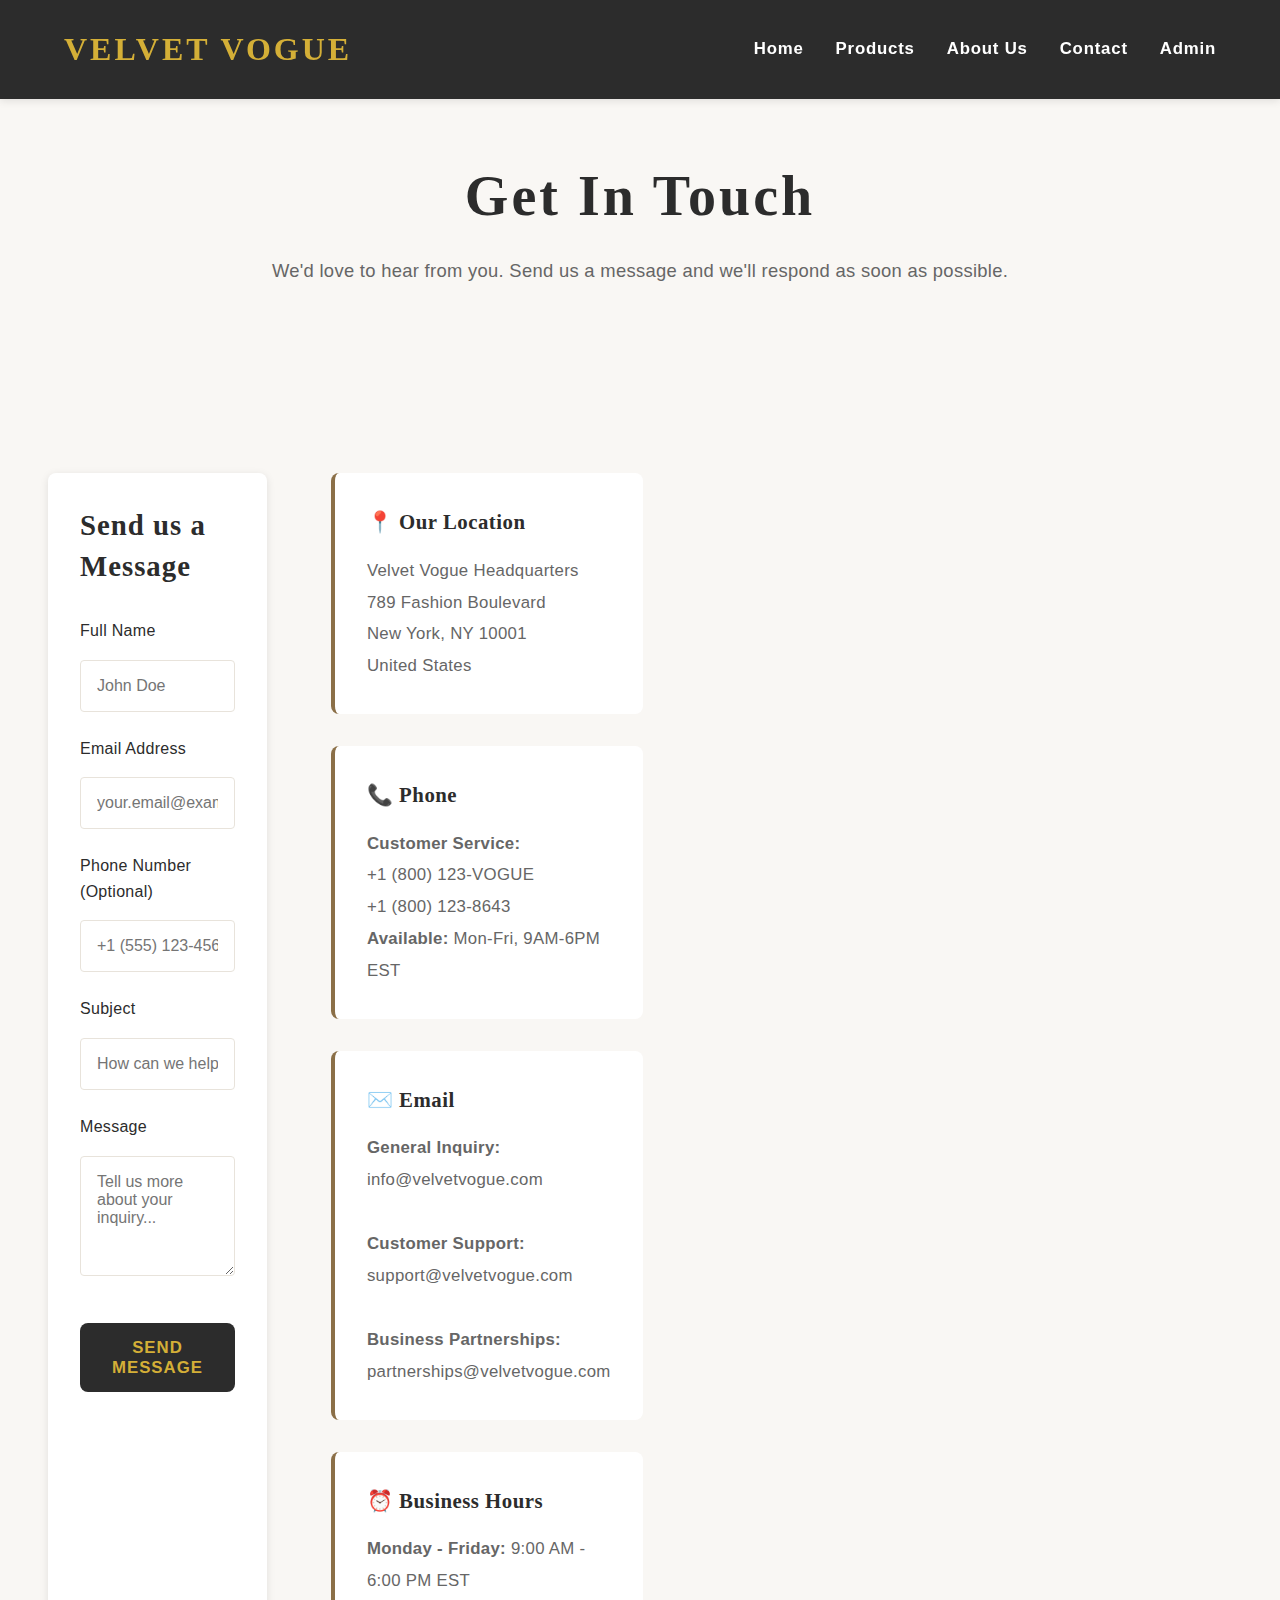
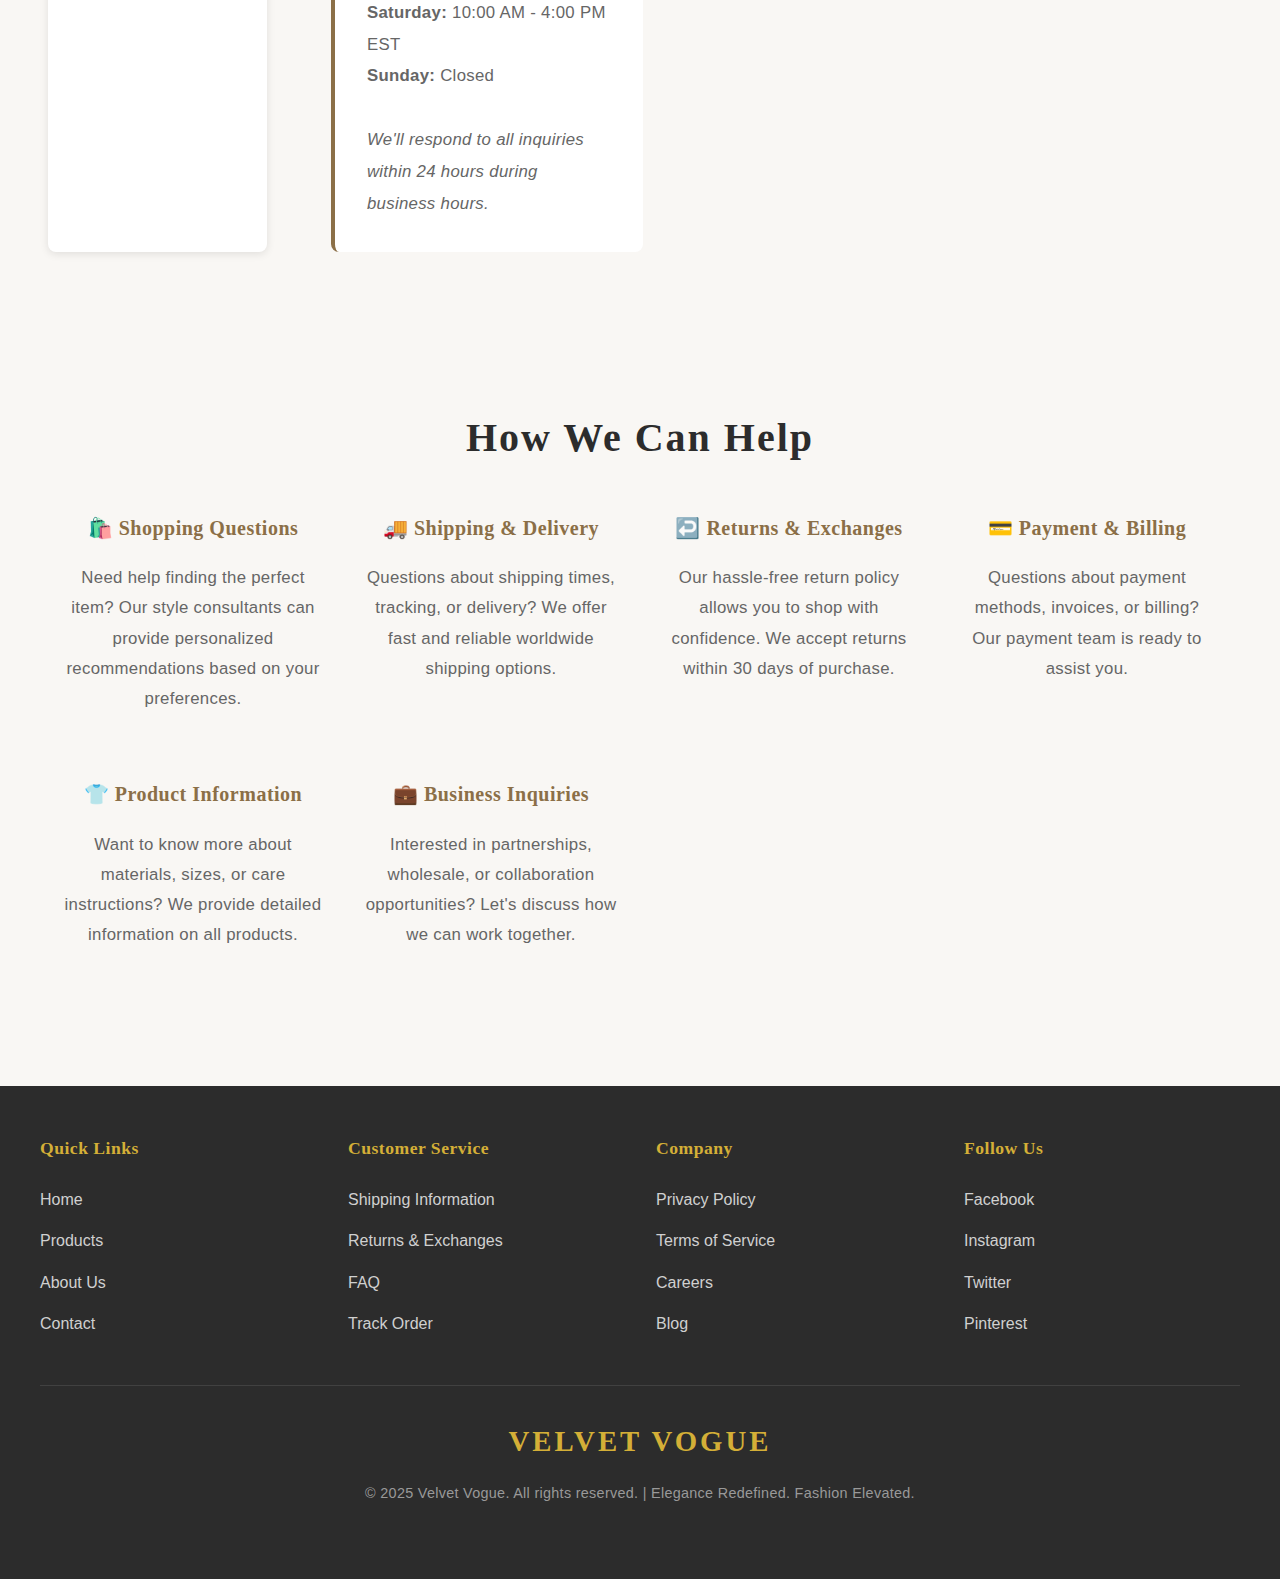
<file: contact.html>
<!DOCTYPE html>
<html lang="en">
<head>
    <meta charset="UTF-8">
    <meta name="viewport" content="width=device-width, initial-scale=1.0">
    <title>Contact Us - Velvet Vogue</title>
    <link rel="stylesheet" href="style.css">
    
</head>
<body>
    <!-- Navigation Header -->
    <header>
        <div class="header-container">
            <div class="logo">VELVET VOGUE</div>
            <nav>
                <ul>
                    <li><a href="index.html">Home</a></li>
                    <li><a href="products.html">Products</a></li>
                    <li><a href="about.html">About Us</a></li>
                    <li><a href="contact.html">Contact</a></li>
                    <li><a href="admin-login.html">Admin</a></li>
                </ul>
            </nav>
        </div>
    </header>

    <!-- Page Header -->
    <section style="background-color: #f9f7f4; padding: 4rem 1.5rem; text-align: center;">
        <div class="container">
            <h1 style="margin-bottom: 1.5rem;">Get In Touch</h1>
            <p style="color: #666; font-size: 1.15rem; letter-spacing: 0.3px;">We'd love to hear from you. Send us a message and we'll respond as soon as possible.</p>
        </div>
    </section>

    <!-- Contact Section -->
    <section class="contact-section">
        <div class="container" style="display: grid; grid-template-columns: 1fr 1fr; gap: 4rem; width: 100%; padding: 3rem 1.5rem;">
            
            <!-- Contact Form -->
            <form class="contact-form">
                <h3 style="margin-bottom: 2rem;">Send us a Message</h3>

                <!-- Full Name Field -->
                <div class="form-group">
                    <label for="full-name">Full Name</label>
                    <input type="text" id="full-name" name="full_name" placeholder="John Doe" required>
                </div>

                <!-- Email Field -->
                <div class="form-group">
                    <label for="email">Email Address</label>
                    <input type="email" id="email" name="email" placeholder="your.email@example.com" required>
                </div>

                <!-- Phone Field -->
                <div class="form-group">
                    <label for="phone">Phone Number (Optional)</label>
                    <input type="tel" id="phone" name="phone" placeholder="+1 (555) 123-4567">
                </div>

                <!-- Subject Field -->
                <div class="form-group">
                    <label for="subject">Subject</label>
                    <input type="text" id="subject" name="subject" placeholder="How can we help?" required>
                </div>

                <!-- Message Field -->
                <div class="form-group">
                    <label for="message">Message</label>
                    <textarea id="message" name="message" placeholder="Tell us more about your inquiry..." required></textarea>
                </div>

                <!-- Submit Button -->
                <button type="submit" class="btn btn-primary" style="width: 100%; margin-top: 1rem;">Send Message</button>
            </form>

            <!-- Contact Information -->
            <div class="contact-info">
                
                <!-- Location Info -->
                <div class="info-item">
                    <h4 style="margin-bottom: 1rem;">📍 Our Location</h4>
                    <p style="margin-bottom: 0;">
                        Velvet Vogue Headquarters<br>
                        789 Fashion Boulevard<br>
                        New York, NY 10001<br>
                        United States
                    </p>
                </div>

                <!-- Phone Info -->
                <div class="info-item">
                    <h4 style="margin-bottom: 1rem;">📞 Phone</h4>
                    <p style="margin-bottom: 0;">
                        <strong>Customer Service:</strong><br>
                        +1 (800) 123-VOGUE<br>
                        +1 (800) 123-8643<br>
                        <strong>Available:</strong> Mon-Fri, 9AM-6PM EST
                    </p>
                </div>

                <!-- Email Info -->
                <div class="info-item">
                    <h4 style="margin-bottom: 1rem;">✉️ Email</h4>
                    <p style="margin-bottom: 0;">
                        <strong>General Inquiry:</strong><br>
                        info@velvetvogue.com<br>
                        <br>
                        <strong>Customer Support:</strong><br>
                        support@velvetvogue.com<br>
                        <br>
                        <strong>Business Partnerships:</strong><br>
                        partnerships@velvetvogue.com
                    </p>
                </div>

                <!-- Business Hours -->
                <div class="info-item">
                    <h4 style="margin-bottom: 1rem;">⏰ Business Hours</h4>
                    <p style="margin-bottom: 0;">
                        <strong>Monday - Friday:</strong> 9:00 AM - 6:00 PM EST<br>
                        <strong>Saturday:</strong> 10:00 AM - 4:00 PM EST<br>
                        <strong>Sunday:</strong> Closed<br>
                        <br>
                        <em>We'll respond to all inquiries within 24 hours during business hours.</em>
                    </p>
                </div>

            </div>
        </div>
    </section>

    <!-- Additional Services Section -->
    <section style="background-color: #f9f7f4; padding: 4rem 1.5rem;">
        <div class="container">
            <h2 style="text-align: center; margin-bottom: 3rem;">How We Can Help</h2>
            
            <div style="display: grid; grid-template-columns: repeat(auto-fit, minmax(250px, 1fr)); gap: 2.5rem;">
                <div style="text-align: center;">
                    <h4 style="color: #8b6f47; margin-bottom: 1.2rem; font-size: 1.25rem;">🛍️ Shopping Questions</h4>
                    <p style="line-height: 1.8;">Need help finding the perfect item? Our style consultants can provide personalized recommendations based on your preferences.</p>
                </div>

                <div style="text-align: center;">
                    <h4 style="color: #8b6f47; margin-bottom: 1.2rem; font-size: 1.25rem;">🚚 Shipping & Delivery</h4>
                    <p style="line-height: 1.8;">Questions about shipping times, tracking, or delivery? We offer fast and reliable worldwide shipping options.</p>
                </div>

                <div style="text-align: center;">
                    <h4 style="color: #8b6f47; margin-bottom: 1.2rem; font-size: 1.25rem;">↩️ Returns & Exchanges</h4>
                    <p style="line-height: 1.8;">Our hassle-free return policy allows you to shop with confidence. We accept returns within 30 days of purchase.</p>
                </div>

                <div style="text-align: center;">
                    <h4 style="color: #8b6f47; margin-bottom: 1.2rem; font-size: 1.25rem;">💳 Payment & Billing</h4>
                    <p style="line-height: 1.8;">Questions about payment methods, invoices, or billing? Our payment team is ready to assist you.</p>
                </div>

                <div style="text-align: center;">
                    <h4 style="color: #8b6f47; margin-bottom: 1.2rem; font-size: 1.25rem;">👕 Product Information</h4>
                    <p style="line-height: 1.8;">Want to know more about materials, sizes, or care instructions? We provide detailed information on all products.</p>
                </div>

                <div style="text-align: center;">
                    <h4 style="color: #8b6f47; margin-bottom: 1.2rem; font-size: 1.25rem;">💼 Business Inquiries</h4>
                    <p style="line-height: 1.8;">Interested in partnerships, wholesale, or collaboration opportunities? Let's discuss how we can work together.</p>
                </div>
            </div>
        </div>
    </section>

    <!-- Footer -->
    <footer>
        <div class="footer-container">
            <div class="footer-content">
                <!-- Quick Links -->
                <section class="footer-section">
                    <h4>Quick Links</h4>
                    <ul>
                        <li><a href="index.html">Home</a></li>
                        <li><a href="products.html">Products</a></li>
                        <li><a href="about.html">About Us</a></li>
                        <li><a href="contact.html">Contact</a></li>
                    </ul>
                </section>

                <!-- Customer Service -->
                <section class="footer-section">
                    <h4>Customer Service</h4>
                    <ul>
                        <li><a href="#">Shipping Information</a></li>
                        <li><a href="#">Returns & Exchanges</a></li>
                        <li><a href="#">FAQ</a></li>
                        <li><a href="#">Track Order</a></li>
                    </ul>
                </section>

                <!-- Company Info -->
                <section class="footer-section">
                    <h4>Company</h4>
                    <ul>
                        <li><a href="#">Privacy Policy</a></li>
                        <li><a href="#">Terms of Service</a></li>
                        <li><a href="#">Careers</a></li>
                        <li><a href="#">Blog</a></li>
                    </ul>
                </section>

                <!-- Social Links -->
                <section class="footer-section">
                    <h4>Follow Us</h4>
                    <ul>
                        <li><a href="#">Facebook</a></li>
                        <li><a href="#">Instagram</a></li>
                        <li><a href="#">Twitter</a></li>
                        <li><a href="#">Pinterest</a></li>
                    </ul>
                </section>
            </div>

            <!-- Footer Brand Section -->
            <div class="footer-brand">
                <div class="footer-brand-name">VELVET VOGUE</div>
                <p class="footer-copyright">&copy; 2025 Velvet Vogue. All rights reserved. | Elegance Redefined. Fashion Elevated.</p>
            </div>
        </div>
    </footer>
</body>
</html>
</file>
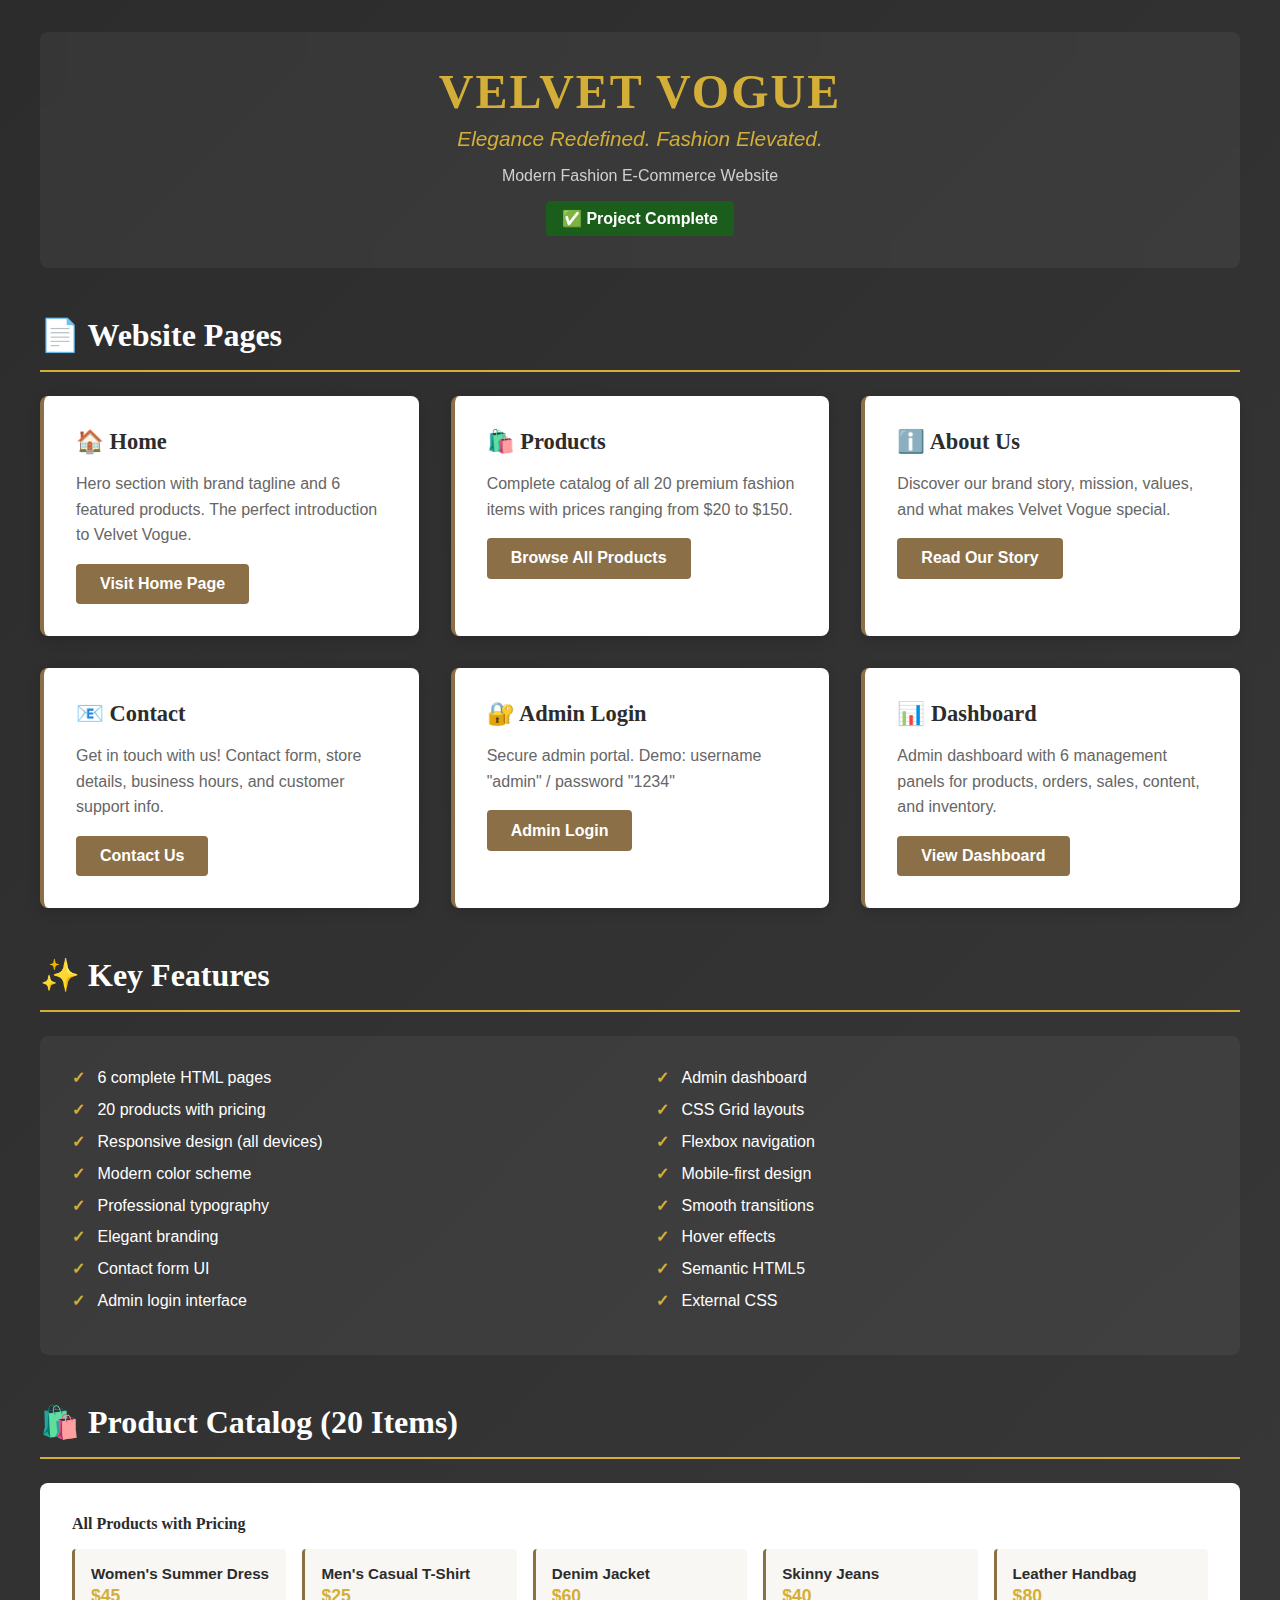
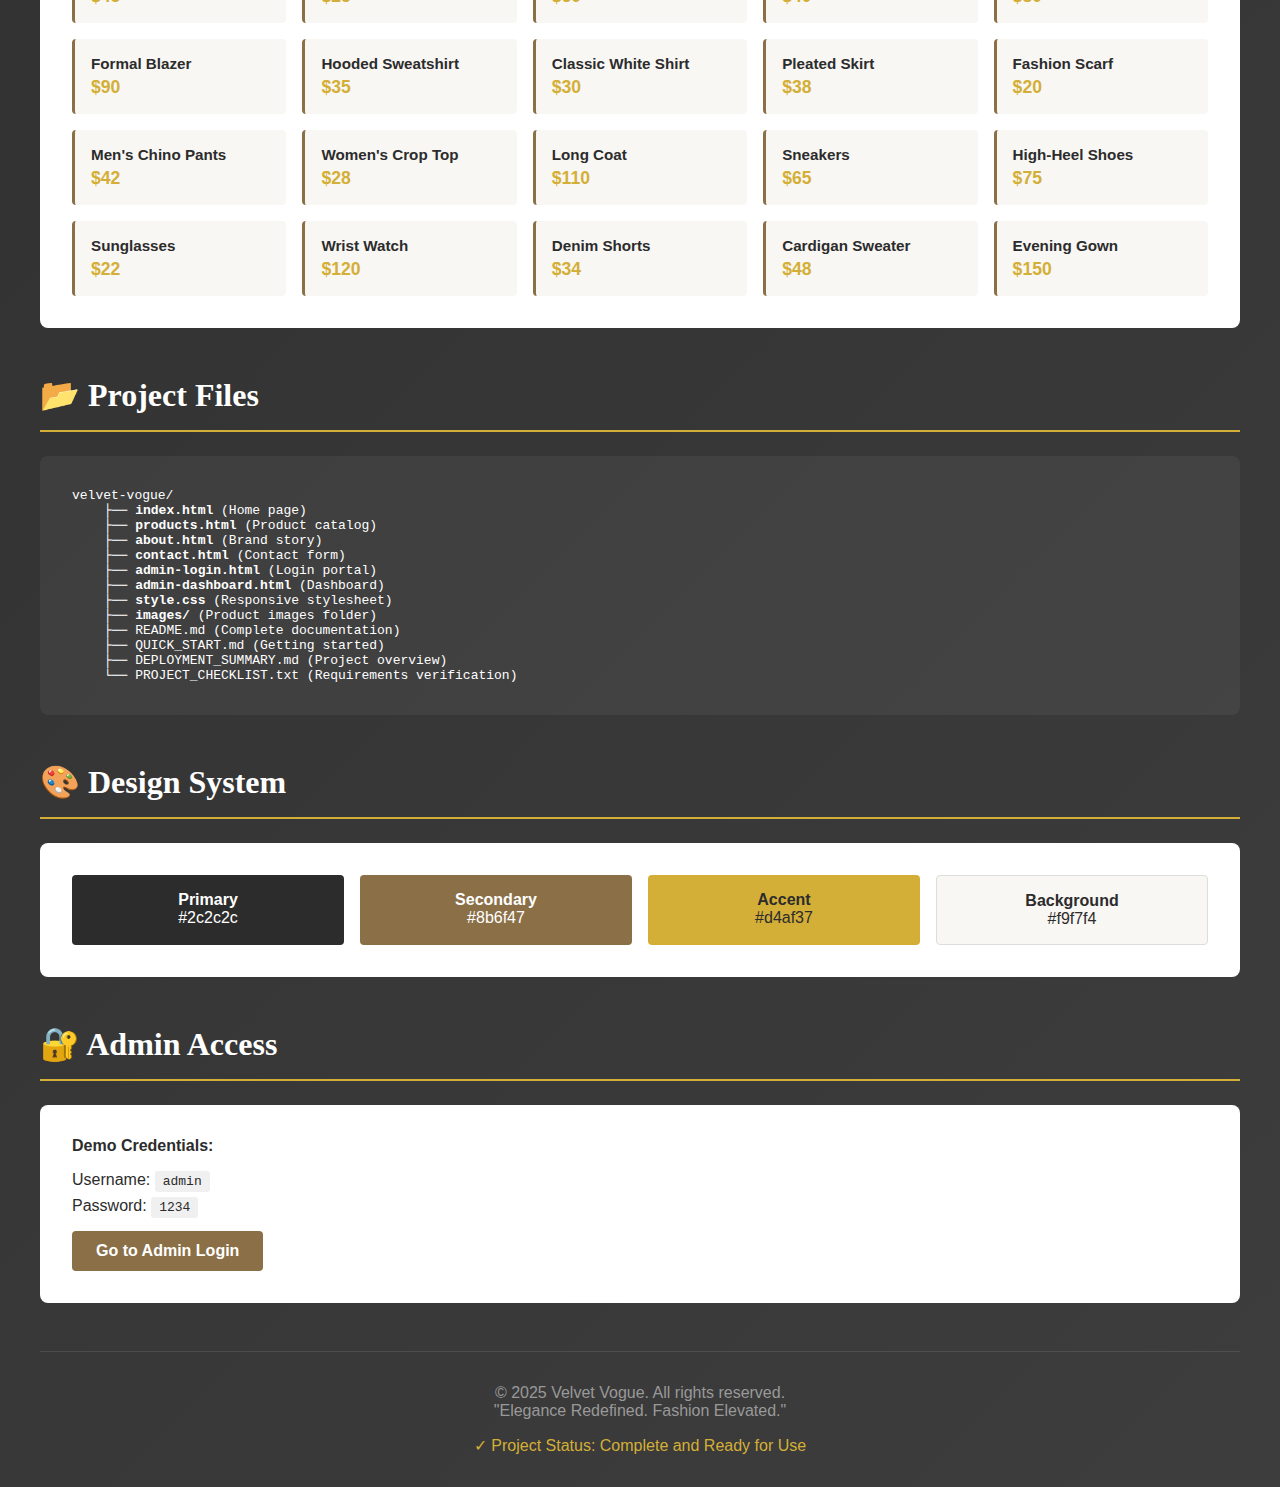
<file: index-portal.html>
<!DOCTYPE html>
<html lang="en">
<head>
    <meta charset="UTF-8">
    <meta name="viewport" content="width=device-width, initial-scale=1.0">
    <title>Velvet Vogue - Project Index</title>
    <style>
        * {
            margin: 0;
            padding: 0;
            box-sizing: border-box;
        }
        
        body {
            font-family: 'Segoe UI', Tahoma, Geneva, Verdana, sans-serif;
            background: linear-gradient(135deg, #2c2c2c 0%, #3d3d3d 100%);
            color: #333;
            padding: 2rem;
            min-height: 100vh;
        }
        
        .container {
            max-width: 1200px;
            margin: 0 auto;
        }
        
        header {
            text-align: center;
            color: #d4af37;
            margin-bottom: 3rem;
            padding: 2rem;
            background-color: rgba(255, 255, 255, 0.05);
            border-radius: 8px;
            backdrop-filter: blur(10px);
        }
        
        h1 {
            font-family: Georgia, serif;
            font-size: 3rem;
            letter-spacing: 2px;
            margin-bottom: 0.5rem;
        }
        
        .tagline {
            font-style: italic;
            color: #d4af37;
            font-size: 1.3rem;
            margin-bottom: 1rem;
        }
        
        .status {
            display: inline-block;
            background-color: #1b5e1b;
            color: white;
            padding: 0.5rem 1rem;
            border-radius: 4px;
            font-weight: bold;
            margin-top: 1rem;
        }
        
        .grid {
            display: grid;
            grid-template-columns: repeat(auto-fit, minmax(280px, 1fr));
            gap: 2rem;
            margin-bottom: 3rem;
        }
        
        .card {
            background-color: white;
            padding: 2rem;
            border-radius: 8px;
            box-shadow: 0 4px 12px rgba(0, 0, 0, 0.15);
            transition: all 0.3s ease;
            border-left: 4px solid #8b6f47;
        }
        
        .card:hover {
            transform: translateY(-8px);
            box-shadow: 0 8px 20px rgba(0, 0, 0, 0.25);
            border-left-color: #d4af37;
        }
        
        .card h3 {
            color: #2c2c2c;
            margin-bottom: 1rem;
            font-family: Georgia, serif;
            font-size: 1.4rem;
        }
        
        .card p {
            color: #666;
            line-height: 1.6;
            margin-bottom: 1rem;
        }
        
        .card a {
            display: inline-block;
            background-color: #8b6f47;
            color: white;
            padding: 0.7rem 1.5rem;
            text-decoration: none;
            border-radius: 4px;
            transition: background-color 0.3s ease;
            font-weight: 600;
        }
        
        .card a:hover {
            background-color: #d4af37;
            color: #2c2c2c;
        }
        
        .section-title {
            color: white;
            font-size: 2rem;
            margin: 3rem 0 1.5rem;
            padding-bottom: 1rem;
            border-bottom: 2px solid #d4af37;
            font-family: Georgia, serif;
        }
        
        .features {
            background-color: rgba(255, 255, 255, 0.05);
            padding: 2rem;
            border-radius: 8px;
            margin-bottom: 2rem;
            color: white;
        }
        
        .features ul {
            list-style: none;
            columns: 2;
            gap: 2rem;
        }
        
        .features li {
            margin-bottom: 0.8rem;
            padding-left: 1.5rem;
        }
        
        .features li:before {
            content: "✓ ";
            color: #d4af37;
            font-weight: bold;
            margin-left: -1.5rem;
            margin-right: 0.5rem;
        }
        
        .products-list {
            background-color: white;
            padding: 2rem;
            border-radius: 8px;
            margin-bottom: 2rem;
        }
        
        .products-list h4 {
            color: #2c2c2c;
            margin-bottom: 1rem;
            font-family: Georgia, serif;
        }
        
        .products-grid {
            display: grid;
            grid-template-columns: repeat(auto-fit, minmax(200px, 1fr));
            gap: 1rem;
        }
        
        .product-item {
            background-color: #f9f7f4;
            padding: 1rem;
            border-radius: 4px;
            border-left: 3px solid #8b6f47;
        }
        
        .product-name {
            font-weight: 600;
            color: #2c2c2c;
            font-size: 0.95rem;
            margin-bottom: 0.3rem;
        }
        
        .product-price {
            color: #d4af37;
            font-weight: bold;
            font-size: 1.1rem;
        }
        
        footer {
            text-align: center;
            color: #999;
            margin-top: 3rem;
            padding-top: 2rem;
            border-top: 1px solid rgba(255, 255, 255, 0.1);
        }
        
        @media (max-width: 768px) {
            h1 { font-size: 2rem; }
            .section-title { font-size: 1.5rem; }
            .features ul { columns: 1; }
        }
    </style>
</head>
<body>
    <div class="container">
        <header>
            <h1>VELVET VOGUE</h1>
            <p class="tagline">Elegance Redefined. Fashion Elevated.</p>
            <p style="color: #d0d0d0;">Modern Fashion E-Commerce Website</p>
            <div class="status">✅ Project Complete</div>
        </header>

        <h2 class="section-title">📄 Website Pages</h2>
        <div class="grid">
            <div class="card">
                <h3>🏠 Home</h3>
                <p>Hero section with brand tagline and 6 featured products. The perfect introduction to Velvet Vogue.</p>
                <a href="index.html">Visit Home Page</a>
            </div>

            <div class="card">
                <h3>🛍️ Products</h3>
                <p>Complete catalog of all 20 premium fashion items with prices ranging from $20 to $150.</p>
                <a href="products.html">Browse All Products</a>
            </div>

            <div class="card">
                <h3>ℹ️ About Us</h3>
                <p>Discover our brand story, mission, values, and what makes Velvet Vogue special.</p>
                <a href="about.html">Read Our Story</a>
            </div>

            <div class="card">
                <h3>📧 Contact</h3>
                <p>Get in touch with us! Contact form, store details, business hours, and customer support info.</p>
                <a href="contact.html">Contact Us</a>
            </div>

            <div class="card">
                <h3>🔐 Admin Login</h3>
                <p>Secure admin portal. Demo: username "admin" / password "1234"</p>
                <a href="admin-login.html">Admin Login</a>
            </div>

            <div class="card">
                <h3>📊 Dashboard</h3>
                <p>Admin dashboard with 6 management panels for products, orders, sales, content, and inventory.</p>
                <a href="admin-dashboard.html">View Dashboard</a>
            </div>
        </div>

        <h2 class="section-title">✨ Key Features</h2>
        <div class="features">
            <ul>
                <li>6 complete HTML pages</li>
                <li>20 products with pricing</li>
                <li>Responsive design (all devices)</li>
                <li>Modern color scheme</li>
                <li>Professional typography</li>
                <li>Elegant branding</li>
                <li>Contact form UI</li>
                <li>Admin login interface</li>
                <li>Admin dashboard</li>
                <li>CSS Grid layouts</li>
                <li>Flexbox navigation</li>
                <li>Mobile-first design</li>
                <li>Smooth transitions</li>
                <li>Hover effects</li>
                <li>Semantic HTML5</li>
                <li>External CSS</li>
            </ul>
        </div>

        <h2 class="section-title">🛍️ Product Catalog (20 Items)</h2>
        <div class="products-list">
            <h4>All Products with Pricing</h4>
            <div class="products-grid">
                <div class="product-item">
                    <div class="product-name">Women's Summer Dress</div>
                    <div class="product-price">$45</div>
                </div>
                <div class="product-item">
                    <div class="product-name">Men's Casual T-Shirt</div>
                    <div class="product-price">$25</div>
                </div>
                <div class="product-item">
                    <div class="product-name">Denim Jacket</div>
                    <div class="product-price">$60</div>
                </div>
                <div class="product-item">
                    <div class="product-name">Skinny Jeans</div>
                    <div class="product-price">$40</div>
                </div>
                <div class="product-item">
                    <div class="product-name">Leather Handbag</div>
                    <div class="product-price">$80</div>
                </div>
                <div class="product-item">
                    <div class="product-name">Formal Blazer</div>
                    <div class="product-price">$90</div>
                </div>
                <div class="product-item">
                    <div class="product-name">Hooded Sweatshirt</div>
                    <div class="product-price">$35</div>
                </div>
                <div class="product-item">
                    <div class="product-name">Classic White Shirt</div>
                    <div class="product-price">$30</div>
                </div>
                <div class="product-item">
                    <div class="product-name">Pleated Skirt</div>
                    <div class="product-price">$38</div>
                </div>
                <div class="product-item">
                    <div class="product-name">Fashion Scarf</div>
                    <div class="product-price">$20</div>
                </div>
                <div class="product-item">
                    <div class="product-name">Men's Chino Pants</div>
                    <div class="product-price">$42</div>
                </div>
                <div class="product-item">
                    <div class="product-name">Women's Crop Top</div>
                    <div class="product-price">$28</div>
                </div>
                <div class="product-item">
                    <div class="product-name">Long Coat</div>
                    <div class="product-price">$110</div>
                </div>
                <div class="product-item">
                    <div class="product-name">Sneakers</div>
                    <div class="product-price">$65</div>
                </div>
                <div class="product-item">
                    <div class="product-name">High-Heel Shoes</div>
                    <div class="product-price">$75</div>
                </div>
                <div class="product-item">
                    <div class="product-name">Sunglasses</div>
                    <div class="product-price">$22</div>
                </div>
                <div class="product-item">
                    <div class="product-name">Wrist Watch</div>
                    <div class="product-price">$120</div>
                </div>
                <div class="product-item">
                    <div class="product-name">Denim Shorts</div>
                    <div class="product-price">$34</div>
                </div>
                <div class="product-item">
                    <div class="product-name">Cardigan Sweater</div>
                    <div class="product-price">$48</div>
                </div>
                <div class="product-item">
                    <div class="product-name">Evening Gown</div>
                    <div class="product-price">$150</div>
                </div>
            </div>
        </div>

        <h2 class="section-title">📂 Project Files</h2>
        <div style="background-color: rgba(255, 255, 255, 0.05); padding: 2rem; border-radius: 8px; color: white; font-family: monospace;">
            <p>velvet-vogue/</p>
            <p style="margin-left: 2rem;">├── <strong>index.html</strong> (Home page)</p>
            <p style="margin-left: 2rem;">├── <strong>products.html</strong> (Product catalog)</p>
            <p style="margin-left: 2rem;">├── <strong>about.html</strong> (Brand story)</p>
            <p style="margin-left: 2rem;">├── <strong>contact.html</strong> (Contact form)</p>
            <p style="margin-left: 2rem;">├── <strong>admin-login.html</strong> (Login portal)</p>
            <p style="margin-left: 2rem;">├── <strong>admin-dashboard.html</strong> (Dashboard)</p>
            <p style="margin-left: 2rem;">├── <strong>style.css</strong> (Responsive stylesheet)</p>
            <p style="margin-left: 2rem;">├── <strong>images/</strong> (Product images folder)</p>
            <p style="margin-left: 2rem;">├── README.md (Complete documentation)</p>
            <p style="margin-left: 2rem;">├── QUICK_START.md (Getting started)</p>
            <p style="margin-left: 2rem;">├── DEPLOYMENT_SUMMARY.md (Project overview)</p>
            <p style="margin-left: 2rem;">└── PROJECT_CHECKLIST.txt (Requirements verification)</p>
        </div>

        <h2 class="section-title">🎨 Design System</h2>
        <div style="background-color: white; padding: 2rem; border-radius: 8px; margin-bottom: 2rem;">
            <div style="display: grid; grid-template-columns: repeat(auto-fit, minmax(150px, 1fr)); gap: 1rem;">
                <div style="padding: 1rem; background-color: #2c2c2c; color: white; border-radius: 4px; text-align: center;">
                    <strong>Primary</strong><br>#2c2c2c
                </div>
                <div style="padding: 1rem; background-color: #8b6f47; color: white; border-radius: 4px; text-align: center;">
                    <strong>Secondary</strong><br>#8b6f47
                </div>
                <div style="padding: 1rem; background-color: #d4af37; color: #2c2c2c; border-radius: 4px; text-align: center;">
                    <strong>Accent</strong><br>#d4af37
                </div>
                <div style="padding: 1rem; background-color: #f9f7f4; color: #2c2c2c; border-radius: 4px; border: 1px solid #ddd; text-align: center;">
                    <strong>Background</strong><br>#f9f7f4
                </div>
            </div>
        </div>

        <h2 class="section-title">🔐 Admin Access</h2>
        <div style="background-color: white; padding: 2rem; border-radius: 8px; margin-bottom: 2rem;">
            <p style="color: #2c2c2c; margin-bottom: 1rem;"><strong>Demo Credentials:</strong></p>
            <p style="color: #2c2c2c; margin-bottom: 0.5rem;">Username: <code style="background-color: #f0f0f0; padding: 0.2rem 0.5rem; border-radius: 3px;">admin</code></p>
            <p style="color: #2c2c2c; margin-bottom: 1rem;">Password: <code style="background-color: #f0f0f0; padding: 0.2rem 0.5rem; border-radius: 3px;">1234</code></p>
            <a href="admin-login.html" style="display: inline-block; background-color: #8b6f47; color: white; padding: 0.7rem 1.5rem; text-decoration: none; border-radius: 4px; font-weight: 600;">Go to Admin Login</a>
        </div>

        <footer>
            <p>&copy; 2025 Velvet Vogue. All rights reserved.</p>
            <p>"Elegance Redefined. Fashion Elevated."</p>
            <p style="margin-top: 1rem; color: #d4af37;">✓ Project Status: Complete and Ready for Use</p>
        </footer>
    </div>
</body>
</html>
</file>
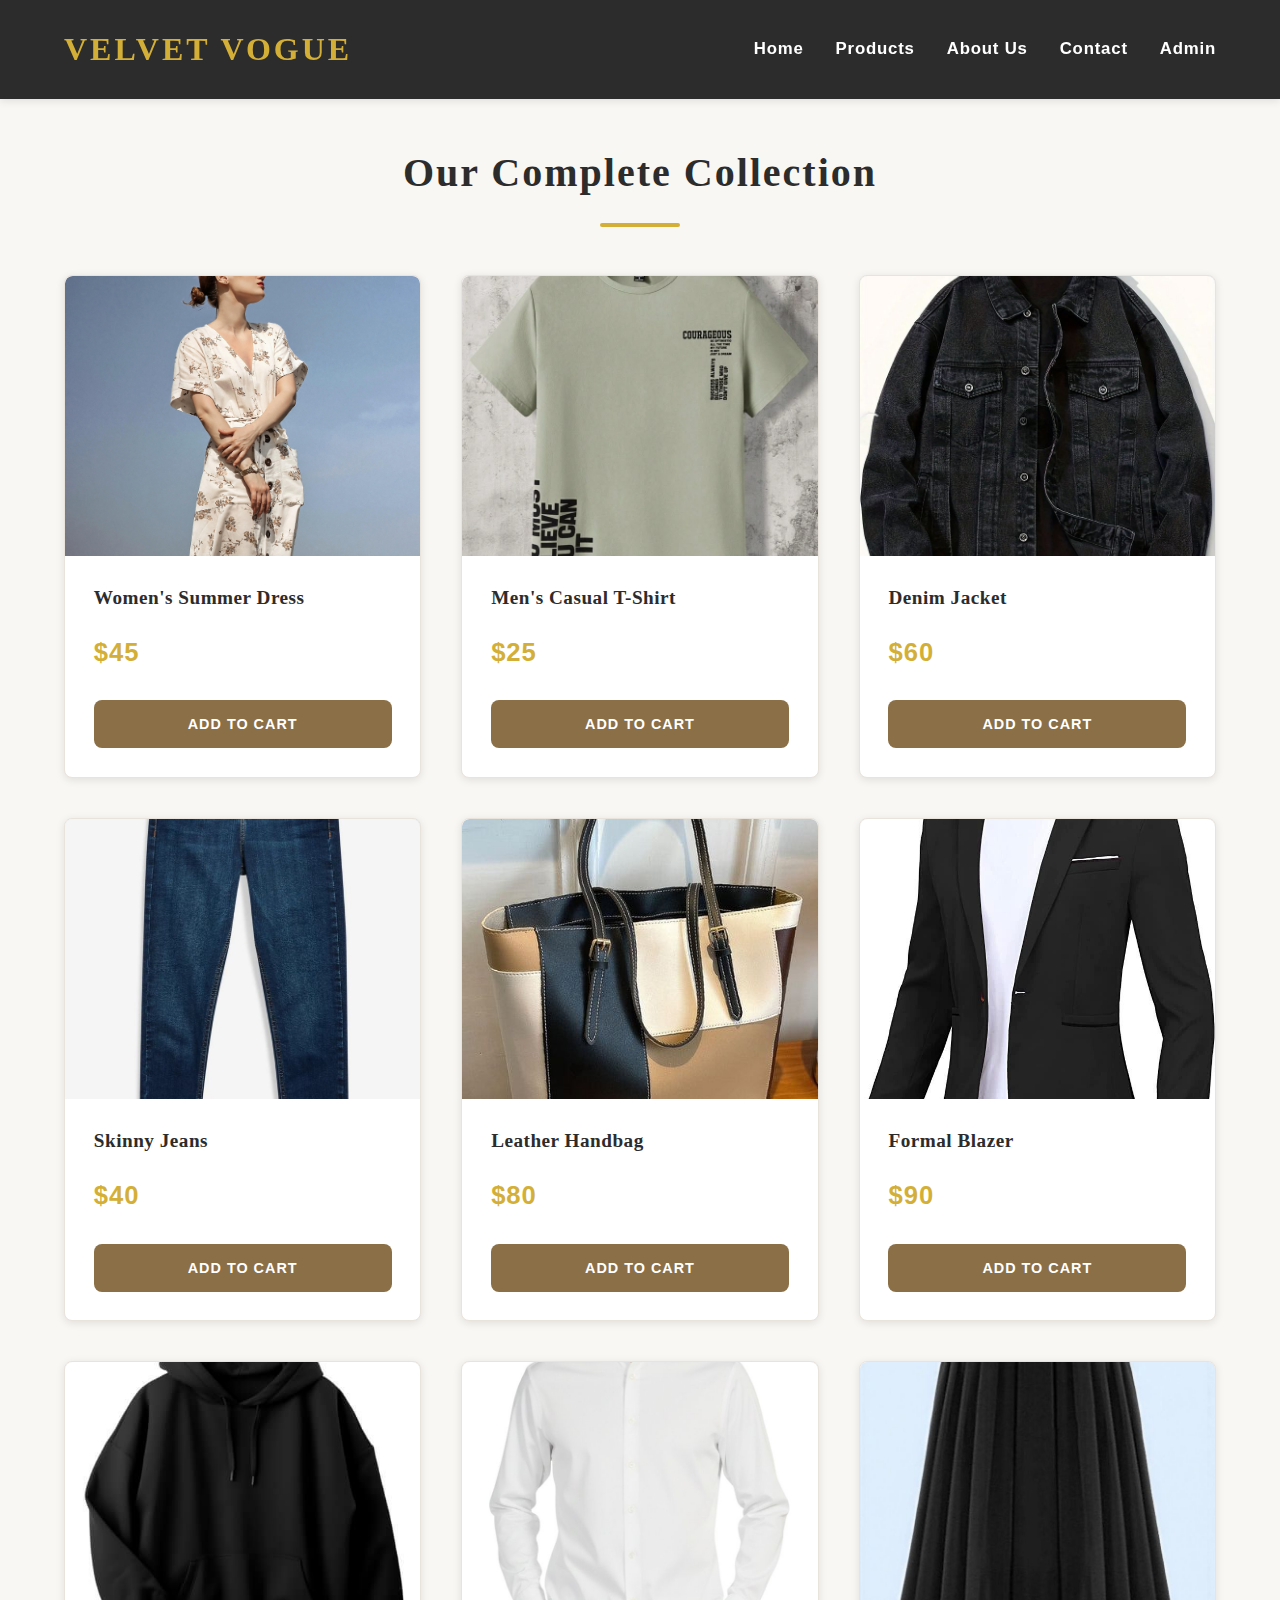
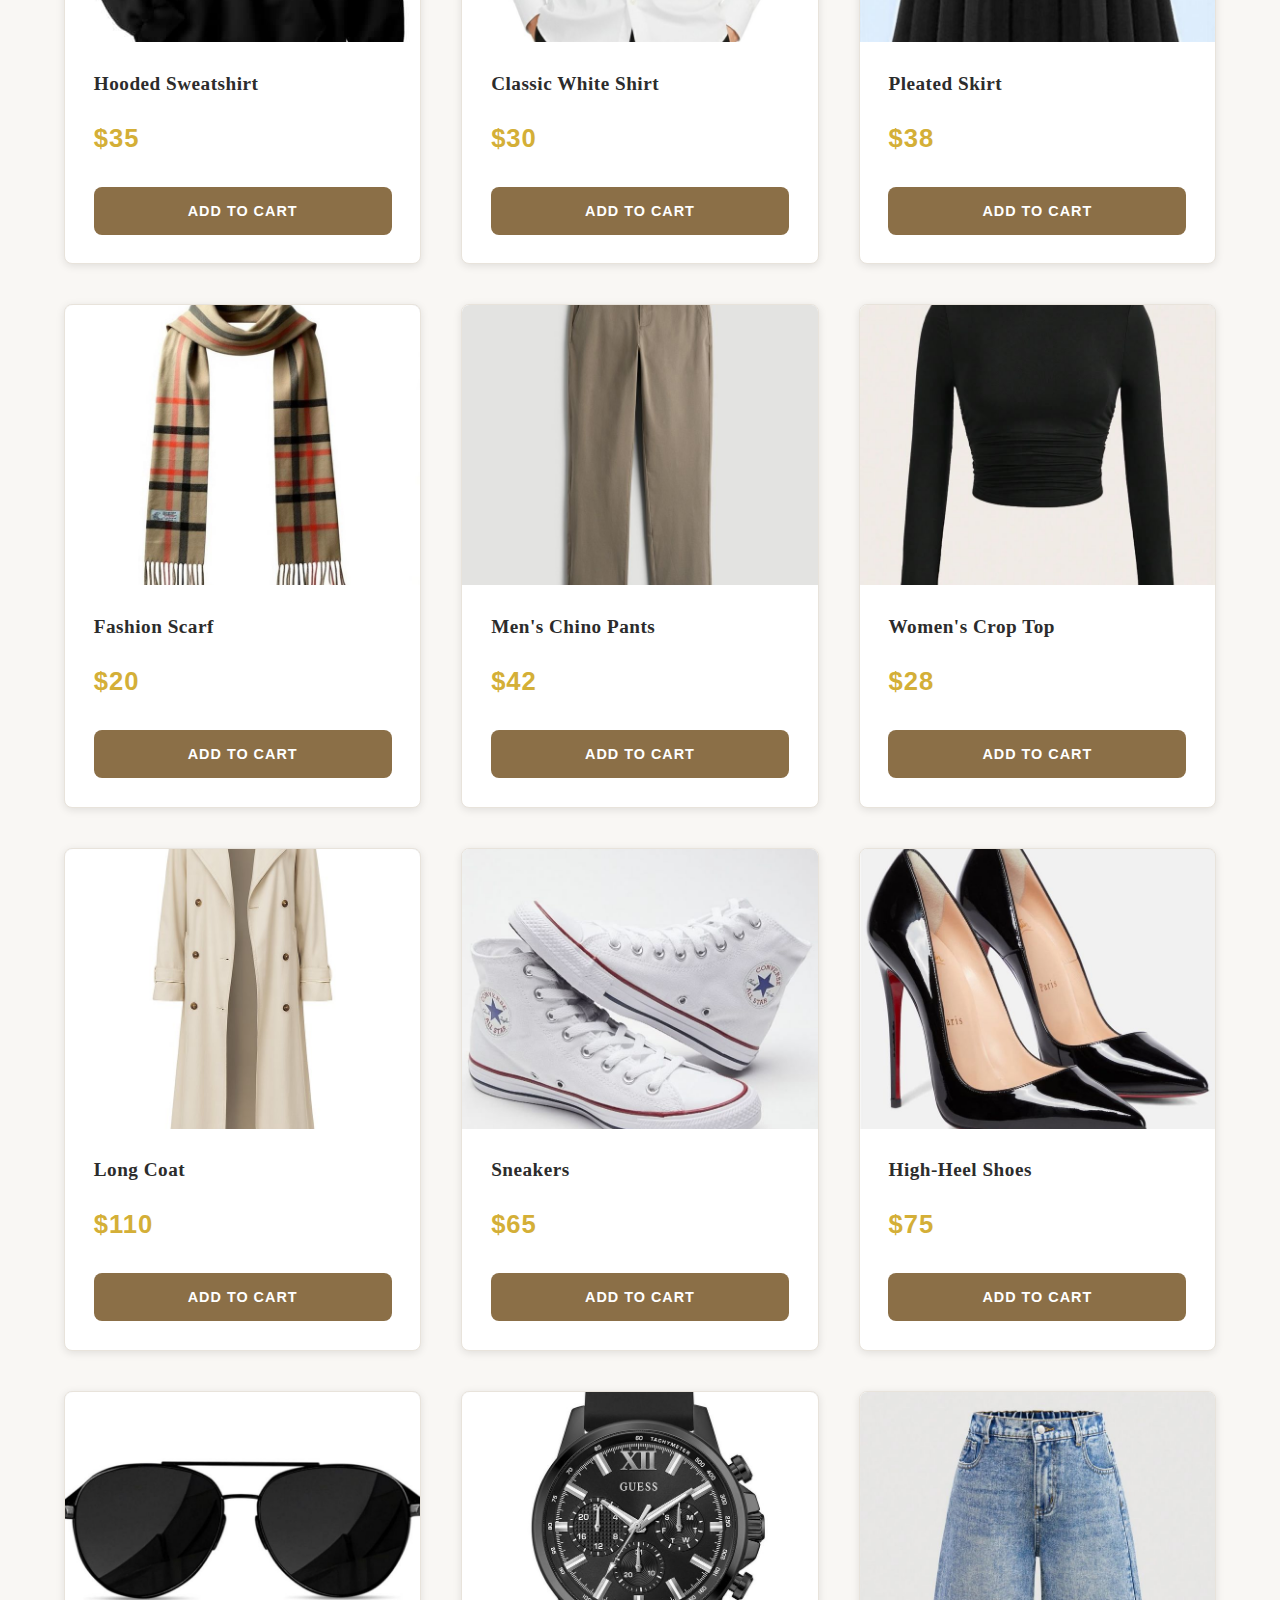
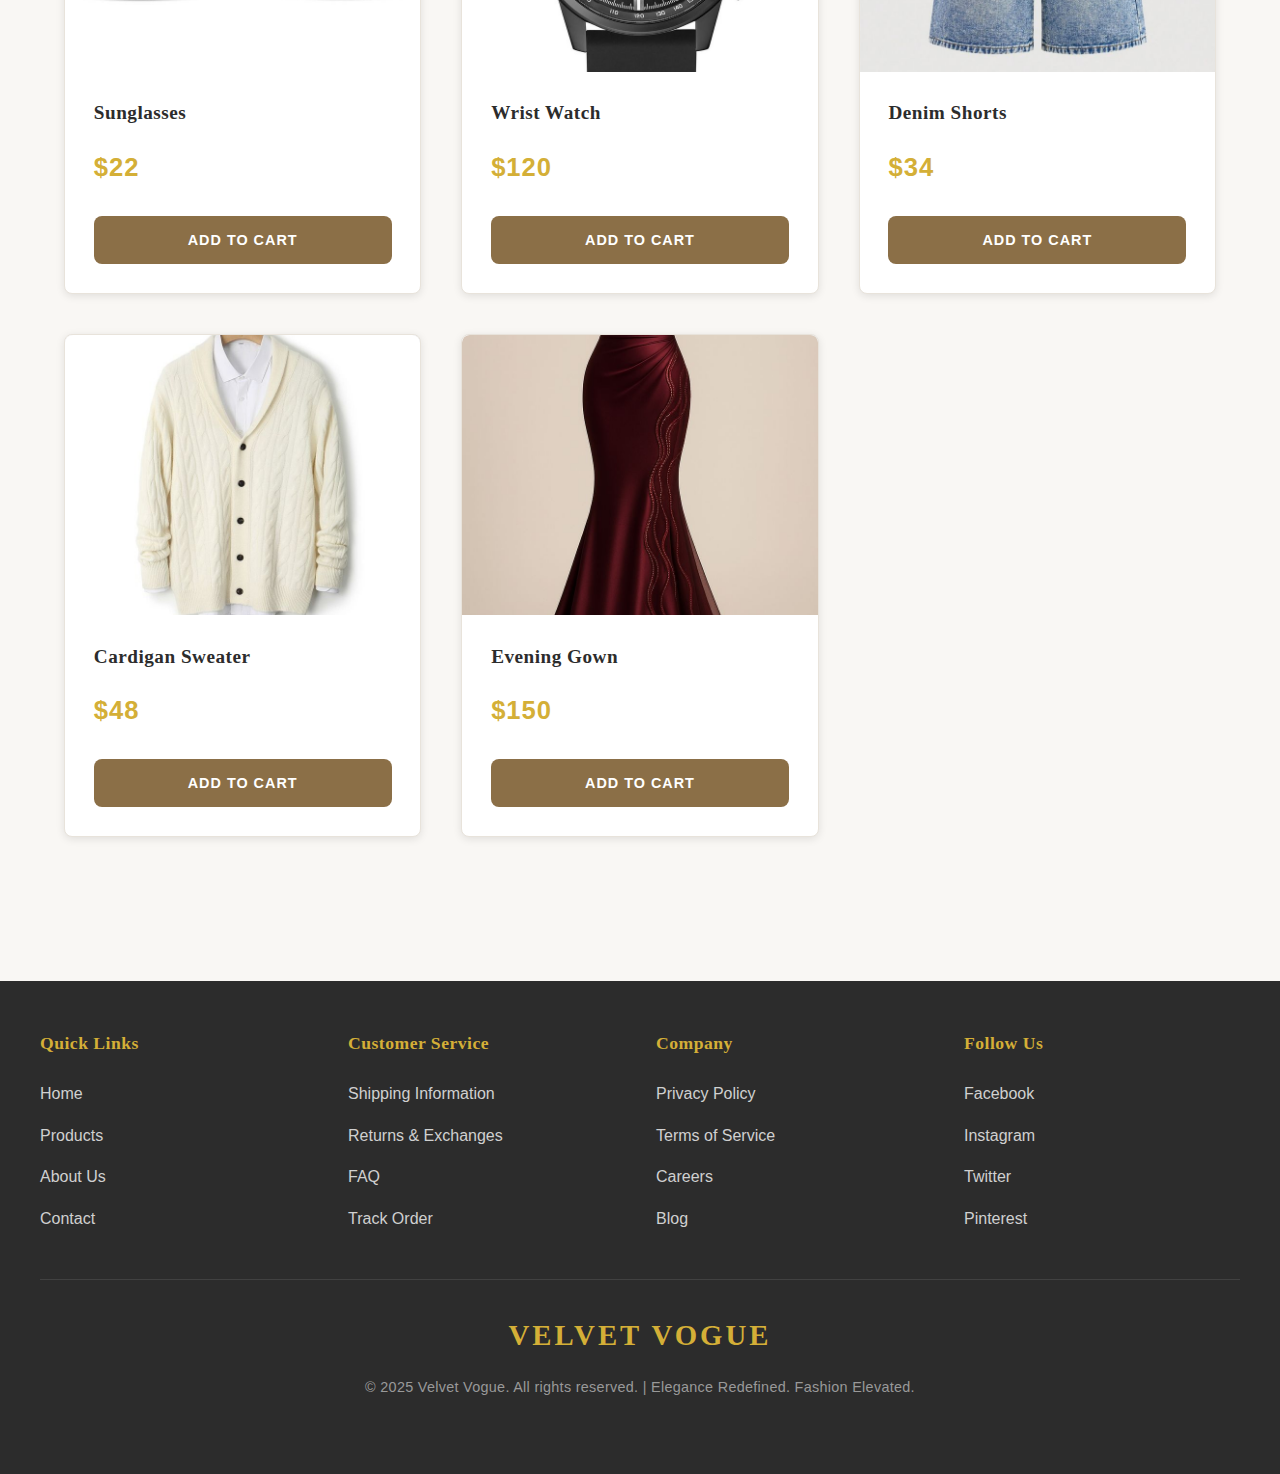
<file: products.html>
<!DOCTYPE html>
<html lang="en">
<head>
    <meta charset="UTF-8">
    <meta name="viewport" content="width=device-width, initial-scale=1.0">
    <title>Products - Velvet Vogue</title>
    <link rel="stylesheet" href="style.css">
    
</head>
<body>
    <!-- Navigation Header -->
    <header>
        <div class="header-container">
            <div class="logo">VELVET VOGUE</div>
            <nav>
                <ul>
                    <li><a href="index.html">Home</a></li>
                    <li><a href="products.html">Products</a></li>
                    <li><a href="about.html">About Us</a></li>
                    <li><a href="contact.html">Contact</a></li>
                    <li><a href="admin-login.html">Admin</a></li>
                </ul>
            </nav>
        </div>
    </header>

    <!-- Products Section -->
    <section class="products-section">
        <div class="container">
            <div class="section-title">
                <h2>Our Complete Collection</h2>
            </div>
            
            <!-- Responsive Product Grid - All 20 Products -->
            <div class="products-grid">
                
                <!-- Product 1: Women's Summer Dress - $45 -->
                <article class="product-card">
                    <div class="product-image">
                        <img src="images/womens-summer-dress.png" alt="Women's Summer Dress">
                    </div>
                    <div class="product-info">
                        <h3 class="product-name">Women's Summer Dress</h3>
                        <p class="product-price">$45</p>
                        <button class="btn btn-secondary">Add to Cart</button>
                    </div>
                </article>

                <!-- Product 2: Men's Casual T-Shirt - $25 -->
                <article class="product-card">
                    <div class="product-image">
                        <img src="images/mens-casual-tshirt.png" alt="Men's Casual T-Shirt">
                    </div>
                    <div class="product-info">
                        <h3 class="product-name">Men's Casual T-Shirt</h3>
                        <p class="product-price">$25</p>
                        <button class="btn btn-secondary">Add to Cart</button>
                    </div>
                </article>

                <!-- Product 3: Denim Jacket - $60 -->
                <article class="product-card">
                    <div class="product-image">
                        <img src="images/denim-jacket.png" alt="Denim Jacket">
                    </div>
                    <div class="product-info">
                        <h3 class="product-name">Denim Jacket</h3>
                        <p class="product-price">$60</p>
                        <button class="btn btn-secondary">Add to Cart</button>
                    </div>
                </article>

                <!-- Product 4: Skinny Jeans - $40 -->
                <article class="product-card">
                    <div class="product-image">
                        <img src="images/skinny-jeans.png" alt="Skinny Jeans">
                    </div>
                    <div class="product-info">
                        <h3 class="product-name">Skinny Jeans</h3>
                        <p class="product-price">$40</p>
                        <button class="btn btn-secondary">Add to Cart</button>
                    </div>
                </article>

                <!-- Product 5: Leather Handbag - $80 -->
                <article class="product-card">
                    <div class="product-image">
                        <img src="images/leather-handbag.png" alt="Leather Handbag">
                    </div>
                    <div class="product-info">
                        <h3 class="product-name">Leather Handbag</h3>
                        <p class="product-price">$80</p>
                        <button class="btn btn-secondary">Add to Cart</button>
                    </div>
                </article>

                <!-- Product 6: Formal Blazer - $90 -->
                <article class="product-card">
                    <div class="product-image">
                        <img src="images/formal-blazer.png" alt="Formal Blazer">
                    </div>
                    <div class="product-info">
                        <h3 class="product-name">Formal Blazer</h3>
                        <p class="product-price">$90</p>
                        <button class="btn btn-secondary">Add to Cart</button>
                    </div>
                </article>

                <!-- Product 7: Hooded Sweatshirt - $35 -->
                <article class="product-card">
                    <div class="product-image">
                        <img src="images/hooded-sweatshirt.png" alt="Hooded Sweatshirt">
                    </div>
                    <div class="product-info">
                        <h3 class="product-name">Hooded Sweatshirt</h3>
                        <p class="product-price">$35</p>
                        <button class="btn btn-secondary">Add to Cart</button>
                    </div>
                </article>

                <!-- Product 8: Classic White Shirt - $30 -->
                <article class="product-card">
                    <div class="product-image">
                        <img src="images/classic-white-shirt.png" alt="Classic White Shirt">
                    </div>
                    <div class="product-info">
                        <h3 class="product-name">Classic White Shirt</h3>
                        <p class="product-price">$30</p>
                        <button class="btn btn-secondary">Add to Cart</button>
                    </div>
                </article>

                <!-- Product 9: Pleated Skirt - $38 -->
                <article class="product-card">
                    <div class="product-image">
                        <img src="images/pleated-skirt.png" alt="Pleated Skirt">
                    </div>
                    <div class="product-info">
                        <h3 class="product-name">Pleated Skirt</h3>
                        <p class="product-price">$38</p>
                        <button class="btn btn-secondary">Add to Cart</button>
                    </div>
                </article>

                <!-- Product 10: Fashion Scarf - $20 -->
                <article class="product-card">
                    <div class="product-image">
                        <img src="images/fashion-scarf.png" alt="Fashion Scarf">
                    </div>
                    <div class="product-info">
                        <h3 class="product-name">Fashion Scarf</h3>
                        <p class="product-price">$20</p>
                        <button class="btn btn-secondary">Add to Cart</button>
                    </div>
                </article>

                <!-- Product 11: Men's Chino Pants - $42 -->
                <article class="product-card">
                    <div class="product-image">
                        <img src="images/mens-chino-pants.png" alt="Men's Chino Pants">
                    </div>
                    <div class="product-info">
                        <h3 class="product-name">Men's Chino Pants</h3>
                        <p class="product-price">$42</p>
                        <button class="btn btn-secondary">Add to Cart</button>
                    </div>
                </article>

                <!-- Product 12: Women's Crop Top - $28 -->
                <article class="product-card">
                    <div class="product-image">
                        <img src="images/womens-crop-top.png" alt="Women's Crop Top">
                    </div>
                    <div class="product-info">
                        <h3 class="product-name">Women's Crop Top</h3>
                        <p class="product-price">$28</p>
                        <button class="btn btn-secondary">Add to Cart</button>
                    </div>
                </article>

                <!-- Product 13: Long Coat - $110 -->
                <article class="product-card">
                    <div class="product-image">
                        <img src="images/long-coat.png" alt="Long Coat">
                    </div>
                    <div class="product-info">
                        <h3 class="product-name">Long Coat</h3>
                        <p class="product-price">$110</p>
                        <button class="btn btn-secondary">Add to Cart</button>
                    </div>
                </article>

                <!-- Product 14: Sneakers - $65 -->
                <article class="product-card">
                    <div class="product-image">
                        <img src="images/sneakers.png" alt="Sneakers">
                    </div>
                    <div class="product-info">
                        <h3 class="product-name">Sneakers</h3>
                        <p class="product-price">$65</p>
                        <button class="btn btn-secondary">Add to Cart</button>
                    </div>
                </article>

                <!-- Product 15: High-Heel Shoes - $75 -->
                <article class="product-card">
                    <div class="product-image">
                        <img src="images/high-heel-shoes.png" alt="High-Heel Shoes">
                    </div>
                    <div class="product-info">
                        <h3 class="product-name">High-Heel Shoes</h3>
                        <p class="product-price">$75</p>
                        <button class="btn btn-secondary">Add to Cart</button>
                    </div>
                </article>

                <!-- Product 16: Sunglasses - $22 -->
                <article class="product-card">
                    <div class="product-image">
                        <img src="images/sunglasses.png" alt="Sunglasses">
                    </div>
                    <div class="product-info">
                        <h3 class="product-name">Sunglasses</h3>
                        <p class="product-price">$22</p>
                        <button class="btn btn-secondary">Add to Cart</button>
                    </div>
                </article>

                <!-- Product 17: Wrist Watch - $120 -->
                <article class="product-card">
                    <div class="product-image">
                        <img src="images/wrist-watch.png" alt="Wrist Watch">
                    </div>
                    <div class="product-info">
                        <h3 class="product-name">Wrist Watch</h3>
                        <p class="product-price">$120</p>
                        <button class="btn btn-secondary">Add to Cart</button>
                    </div>
                </article>

                <!-- Product 18: Denim Shorts - $34 -->
                <article class="product-card">
                    <div class="product-image">
                        <img src="images/denim-shorts.png" alt="Denim Shorts">
                    </div>
                    <div class="product-info">
                        <h3 class="product-name">Denim Shorts</h3>
                        <p class="product-price">$34</p>
                        <button class="btn btn-secondary">Add to Cart</button>
                    </div>
                </article>

                <!-- Product 19: Cardigan Sweater - $48 -->
                <article class="product-card">
                    <div class="product-image">
                        <img src="images/cardigan-sweater.png" alt="Cardigan Sweater">
                    </div>
                    <div class="product-info">
                        <h3 class="product-name">Cardigan Sweater</h3>
                        <p class="product-price">$48</p>
                        <button class="btn btn-secondary">Add to Cart</button>
                    </div>
                </article>

                <!-- Product 20: Evening Gown - $150 -->
                <article class="product-card">
                    <div class="product-image">
                        <img src="images/evening-gown.png" alt="Evening Gown">
                    </div>
                    <div class="product-info">
                        <h3 class="product-name">Evening Gown</h3>
                        <p class="product-price">$150</p>
                        <button class="btn btn-secondary">Add to Cart</button>
                    </div>
                </article>

            </div>
        </div>
    </section>

    <!-- Footer -->
    <footer>
        <div class="footer-container">
            <div class="footer-content">
                <!-- Quick Links -->
                <section class="footer-section">
                    <h4>Quick Links</h4>
                    <ul>
                        <li><a href="index.html">Home</a></li>
                        <li><a href="products.html">Products</a></li>
                        <li><a href="about.html">About Us</a></li>
                        <li><a href="contact.html">Contact</a></li>
                    </ul>
                </section>

                <!-- Customer Service -->
                <section class="footer-section">
                    <h4>Customer Service</h4>
                    <ul>
                        <li><a href="#">Shipping Information</a></li>
                        <li><a href="#">Returns & Exchanges</a></li>
                        <li><a href="#">FAQ</a></li>
                        <li><a href="#">Track Order</a></li>
                    </ul>
                </section>

                <!-- Company Info -->
                <section class="footer-section">
                    <h4>Company</h4>
                    <ul>
                        <li><a href="#">Privacy Policy</a></li>
                        <li><a href="#">Terms of Service</a></li>
                        <li><a href="#">Careers</a></li>
                        <li><a href="#">Blog</a></li>
                    </ul>
                </section>

                <!-- Social Links -->
                <section class="footer-section">
                    <h4>Follow Us</h4>
                    <ul>
                        <li><a href="#">Facebook</a></li>
                        <li><a href="#">Instagram</a></li>
                        <li><a href="#">Twitter</a></li>
                        <li><a href="#">Pinterest</a></li>
                    </ul>
                </section>
            </div>

            <!-- Footer Brand Section -->
            <div class="footer-brand">
                <div class="footer-brand-name">VELVET VOGUE</div>
                <p class="footer-copyright">&copy; 2025 Velvet Vogue. All rights reserved. | Elegance Redefined. Fashion Elevated.</p>
            </div>
        </div>
    </footer>
</body>
</html>
</file>
<file: style.css>
/* ========================================
   VELVET VOGUE - MAIN STYLESHEET
   Modern, Elegant Fashion Brand Design
   ======================================== */

/* ========================================
   ROOT VARIABLES & TYPOGRAPHY
   ======================================== */

:root {
    /* Primary Brand Colors - Elegant & Sophisticated */
    --primary-color: #2c2c2c;        /* Deep charcoal - main brand color */
    --secondary-color: #8b6f47;      /* Warm bronze accent */
    --accent-color: #d4af37;         /* Gold accent for highlights */
    --background-color: #f9f7f4;     /* Warm off-white */
    --text-color: #333333;           /* Dark text for readability */
    --light-text: #666666;           /* Secondary text */
    --border-color: #e8e3db;         /* Subtle borders */
    
    /* Typography */
    --primary-font: 'Segoe UI', Tahoma, Geneva, Verdana, sans-serif;
    --accent-font: 'Georgia', serif;
    
    /* Spacing */
    --spacing-xs: 0.5rem;
    --spacing-sm: 1rem;
    --spacing-md: 1.5rem;
    --spacing-lg: 2rem;
    --spacing-xl: 3rem;
    
    /* Border Radius */
    --radius-sm: 4px;
    --radius-md: 8px;
    --radius-lg: 12px;
}

/* ========================================
   GLOBAL STYLES
   ======================================== */

* {
    margin: 0;
    padding: 0;
    box-sizing: border-box;
}

html {
    scroll-behavior: smooth;
}

body {
    font-family: var(--primary-font);
    color: var(--text-color);
    background-color: var(--background-color);
    line-height: 1.6;
    font-size: 16px;
}

/* Typography - Semantic Elements */
h1, h2, h3, h4, h5, h6 {
    font-family: var(--accent-font);
    font-weight: 600;
    color: var(--primary-color);
    margin-bottom: var(--spacing-md);
}

h1 {
    font-size: 3.5rem;
    letter-spacing: 3px;
    font-weight: 700;
    line-height: 1.2;
}

h2 {
    font-size: 2.5rem;
    letter-spacing: 2px;
    font-weight: 700;
    line-height: 1.3;
}

h3 {
    font-size: 1.8rem;
    letter-spacing: 1px;
    font-weight: 600;
    line-height: 1.4;
}

h4 {
    font-size: 1.3rem;
    letter-spacing: 0.5px;
    font-weight: 600;
}

p {
    margin-bottom: var(--spacing-md);
    color: var(--light-text);
    line-height: 1.9;
    font-size: 1.05rem;
    letter-spacing: 0.3px;
}

a {
    color: var(--secondary-color);
    text-decoration: none;
    transition: color 0.3s ease;
}

a:hover {
    color: var(--accent-color);
}

/* ========================================
   LAYOUT - FLEXBOX & GRID
   ======================================== */

.container {
    max-width: 1200px;
    margin: 0 auto;
    padding: 0 var(--spacing-md);
}

.flex {
    display: flex;
}

.flex-center {
    display: flex;
    align-items: center;
    justify-content: center;
}

.flex-between {
    display: flex;
    align-items: center;
    justify-content: space-between;
}

.flex-column {
    display: flex;
    flex-direction: column;
}

.grid {
    display: grid;
}

/* ========================================
   HEADER & NAVIGATION
   Consistent across all pages
   ======================================== */

header {
    background-color: var(--primary-color);
    padding: var(--spacing-md) 0;
    position: sticky;
    top: 0;
    z-index: 1000;
    box-shadow: 0 2px 8px rgba(0, 0, 0, 0.1);
}

.header-container {
    max-width: 1200px;
    margin: 0 auto;
    padding: 0 var(--spacing-md);
    display: flex;
    align-items: center;
    justify-content: space-between;
}

/* Brand Logo */
.logo {
    font-family: var(--accent-font);
    font-size: 2rem;
    color: var(--accent-color);
    font-weight: 800;
    letter-spacing: 3px;
    transition: transform 0.3s ease;
}

.logo:hover {
    transform: scale(1.05);
}

/* Navigation Menu */
nav ul {
    list-style: none;
    display: flex;
    gap: var(--spacing-lg);
    align-items: center;
}

nav a {
    color: #ffffff;
    font-size: 1.05rem;
    font-weight: 600;
    letter-spacing: 0.8px;
    transition: color 0.3s ease, border-bottom 0.3s ease;
    padding-bottom: 0.5rem;
    border-bottom: 2px solid transparent;
}

nav a:hover {
    color: var(--accent-color);
    border-bottom-color: var(--accent-color);
}

/* ========================================
   HERO SECTION
   Home page hero with tagline
   ======================================== */

.hero {
    background: linear-gradient(135deg, #2c2c2c 0%, #3d3d3d 100%);
    color: #ffffff;
    padding: 4rem var(--spacing-md) 4rem;
    text-align: center;
    position: relative;
    overflow: hidden;
    display: flex;
    align-items: center;
    justify-content: center;
    gap: 3rem;
    min-height: 600px;
}

.hero::before {
    content: '';
    position: absolute;
    top: -50%;
    right: -10%;
    width: 400px;
    height: 400px;
    background: radial-gradient(circle, rgba(212, 175, 55, 0.1) 0%, transparent 70%);
    border-radius: 50%;
}

.hero-content {
    position: relative;
    z-index: 1;
    max-width: 500px;
    margin: 0;
    text-align: left;
}

.hero-image {
    position: relative;
    z-index: 1;
    width: 350px;
    height: 400px;
    background: linear-gradient(135deg, rgba(212, 175, 55, 0.1) 0%, rgba(139, 111, 71, 0.1) 100%);
    border-radius: 20px;
    display: flex;
    align-items: center;
    justify-content: center;
    box-shadow: 0 20px 60px rgba(0, 0, 0, 0.3);
    border: 2px solid rgba(212, 175, 55, 0.2);
    overflow: hidden;
}

.hero-image img {
    width: 100%;
    height: 100%;
    object-fit: cover;
    border-radius: 18px;
}

/* Hero slider (crossfade) */
.hero-slider {
    position: relative;
    width: 100%;
    height: 100%;
}
.hero-slide {
    position: absolute;
    inset: 0;
    width: 100%;
    height: 100%;
    object-fit: cover;
    border-radius: 18px;
    opacity: 0;
    transition: opacity 1s ease-in-out;
    animation: crossfade 10s infinite;
}
.hero-slide:nth-child(1) {
    animation-delay: 0s;
}
.hero-slide:nth-child(2) {
    animation-delay: 5s;
}

@keyframes crossfade {
    0% { opacity: 0; }
    10% { opacity: 1; }
    45% { opacity: 1; }
    55% { opacity: 0; }
    100% { opacity: 0; }
}

/* Hero slider (crossfade) */
.hero-slider {
    position: relative;
    width: 100%;
    height: 100%;
}
.hero-slide {
    position: absolute;
    inset: 0;
    width: 100%;
    height: 100%;
    object-fit: cover;
    border-radius: 18px;
    opacity: 0;
    transition: opacity 1s ease-in-out;
    animation: crossfade 10s infinite;
}
.hero-slide:nth-child(1) {
    animation-delay: 0s;
}
.hero-slide:nth-child(2) {
    animation-delay: 5s;
}

@keyframes crossfade {
    0% { opacity: 0; }
    10% { opacity: 1; }
    45% { opacity: 1; }
    55% { opacity: 0; }
    100% { opacity: 0; }
}

.hero h1 {
    color: var(--accent-color);
    margin-bottom: var(--spacing-md);
    font-size: 4rem;
    letter-spacing: 4px;
    text-transform: uppercase;
    font-weight: 800;
    line-height: 1.1;
}

.hero-tagline {
    font-family: var(--accent-font);
    font-size: 1.7rem;
    color: #e8e3db;
    margin-bottom: var(--spacing-lg);
    font-style: italic;
    letter-spacing: 1px;
    font-weight: 400;
    line-height: 1.6;
}

.hero p {
    color: #d0d0d0;
    font-size: 1.1rem;
    margin-bottom: var(--spacing-lg);
}

/* ========================================
   BUTTONS
   Consistent styling across pages
   ======================================== */

.btn {
    display: inline-block;
    padding: 0.9rem 2rem;
    background-color: var(--secondary-color);
    color: #ffffff;
    border: none;
    border-radius: var(--radius-md);
    font-size: 1.05rem;
    font-weight: 700;
    letter-spacing: 1px;
    cursor: pointer;
    transition: all 0.3s ease;
    text-align: center;
    text-transform: uppercase;
}

.btn:hover {
    background-color: var(--accent-color);
    color: var(--primary-color);
    transform: translateY(-2px);
    box-shadow: 0 4px 12px rgba(212, 175, 55, 0.3);
}

.btn-primary {
    background-color: var(--primary-color);
    color: var(--accent-color);
}

.btn-primary:hover {
    background-color: var(--accent-color);
    color: var(--primary-color);
    box-shadow: 0 4px 12px rgba(0, 0, 0, 0.2);
}

.btn-secondary {
    background-color: var(--secondary-color);
}

.btn-secondary:hover {
    background-color: var(--accent-color);
}

/* ========================================
   PRODUCT SECTION
   Responsive grid layout for products
   ======================================== */

.products-section {
    padding: var(--spacing-xl) var(--spacing-md);
}

.section-title {
    text-align: center;
    margin-bottom: var(--spacing-xl);
    padding: 0 var(--spacing-md);
}

.section-title::after {
    content: '';
    display: block;
    width: 80px;
    height: 4px;
    background-color: var(--accent-color);
    margin: var(--spacing-md) auto 0;
    border-radius: 2px;
}

/* Products Grid - Responsive */
.products-grid {
    display: grid;
    grid-template-columns: repeat(auto-fit, minmax(280px, 1fr));
    gap: 2.5rem;
    margin-bottom: var(--spacing-xl);
}

/* Product Card */
.product-card {
    background-color: #ffffff;
    border-radius: var(--radius-md);
    overflow: hidden;
    box-shadow: 0 2px 8px rgba(0, 0, 0, 0.1);
    transition: all 0.3s ease;
    border: 1px solid var(--border-color);
}

.product-card:hover {
    transform: translateY(-8px);
    box-shadow: 0 8px 20px rgba(0, 0, 0, 0.15);
    border-color: var(--accent-color);
}

.product-image {
    width: 100%;
    height: 280px;
    background: linear-gradient(135deg, #f0f0f0 0%, #e0e0e0 100%);
    display: flex;
    align-items: center;
    justify-content: center;
    overflow: hidden;
    position: relative;
}

.product-image img {
    width: 100%;
    height: 100%;
    object-fit: cover;
    border-radius: var(--radius-md) var(--radius-md) 0 0;
    transition: transform 0.3s ease;
}

.product-card:hover .product-image img {
    transform: scale(1.1);
}

.product-info {
    padding: 1.8rem;
}

.product-name {
    font-family: var(--accent-font);
    font-size: 1.2rem;
    color: var(--primary-color);
    margin-bottom: var(--spacing-sm);
    font-weight: 700;
    letter-spacing: 0.5px;
    line-height: 1.4;
}

.product-price {
    font-size: 1.6rem;
    color: var(--accent-color);
    font-weight: 800;
    margin-bottom: var(--spacing-md);
    letter-spacing: 1px;
}

.product-card .btn {
    width: 100%;
    padding: var(--spacing-sm) var(--spacing-md);
    font-size: 0.9rem;
}

/* ========================================
   FEATURED PRODUCTS (Home page)
   ======================================== */

.featured-section {
    background-color: #ffffff;
    padding: var(--spacing-xl) var(--spacing-md);
}

.featured-products-grid {
    display: grid;
    grid-template-columns: repeat(auto-fit, minmax(250px, 1fr));
    gap: var(--spacing-lg);
}

/* ========================================
   ABOUT SECTION
   Brand story and mission
   ======================================== */

.about-section {
    padding: var(--spacing-xl) var(--spacing-md);
    display: grid;
    grid-template-columns: 1fr 1fr;
    gap: var(--spacing-xl);
    align-items: center;
}

.about-content h2 {
    margin-bottom: var(--spacing-md);
    font-size: 2.5rem;
}

.about-content p {
    margin-bottom: var(--spacing-md);
    line-height: 1.9;
}

.about-image {
    width: 100%;
    height: 400px;
    background: linear-gradient(135deg, #e8e3db 0%, #d4cfc2 100%);
    border-radius: var(--radius-lg);
    display: flex;
    align-items: center;
    justify-content: center;
    font-size: 4rem;
    color: #b0a080;
}

/* Mission and Values */
.mission-values {
    padding: var(--spacing-xl) var(--spacing-md);
    background-color: #f0ebe3;
}

.values-grid {
    display: grid;
    grid-template-columns: repeat(auto-fit, minmax(250px, 1fr));
    gap: var(--spacing-lg);
    margin-top: var(--spacing-lg);
}

.value-card {
    padding: var(--spacing-lg);
    background-color: #ffffff;
    border-radius: var(--radius-md);
    border-left: 4px solid var(--accent-color);
    text-align: center;
}

.value-card h3 {
    color: var(--secondary-color);
    margin-bottom: var(--spacing-md);
}

/* ========================================
   CONTACT SECTION
   Form UI and store details
   ======================================== */

.contact-section {
    padding: var(--spacing-xl) var(--spacing-md);
    display: grid;
    grid-template-columns: 1fr 1fr;
    gap: var(--spacing-xl);
}

.contact-form {
    background-color: #ffffff;
    padding: var(--spacing-lg);
    border-radius: var(--radius-md);
    box-shadow: 0 2px 8px rgba(0, 0, 0, 0.1);
}

.contact-form h3 {
    margin-bottom: var(--spacing-lg);
    color: var(--primary-color);
}

.form-group {
    margin-bottom: var(--spacing-md);
}

label {
    display: block;
    margin-bottom: var(--spacing-sm);
    color: var(--primary-color);
    font-weight: 500;
    letter-spacing: 0.3px;
}

input[type="text"],
input[type="email"],
input[type="tel"],
textarea {
    width: 100%;
    padding: var(--spacing-sm);
    border: 1px solid var(--border-color);
    border-radius: var(--radius-sm);
    font-family: var(--primary-font);
    font-size: 1rem;
    transition: border-color 0.3s ease;
}

input[type="text"]:focus,
input[type="email"]:focus,
input[type="tel"]:focus,
textarea:focus {
    outline: none;
    border-color: var(--secondary-color);
    box-shadow: 0 0 0 3px rgba(139, 111, 71, 0.1);
}

textarea {
    resize: vertical;
    min-height: 120px;
}

/* Contact Info */
.contact-info {
    display: flex;
    flex-direction: column;
    gap: var(--spacing-lg);
}

.info-item {
    padding: var(--spacing-lg);
    background-color: #ffffff;
    border-radius: var(--radius-md);
    border-left: 4px solid var(--secondary-color);
}

.info-item h4 {
    color: var(--primary-color);
    margin-bottom: var(--spacing-sm);
}

.info-item p {
    margin: 0;
    color: var(--light-text);
}

/* ========================================
   ADMIN LOGIN PAGE
   Login form with credentials UI
   ======================================== */

.admin-login-container {
    min-height: calc(100vh - 200px);
    display: flex;
    align-items: center;
    justify-content: center;
    padding: var(--spacing-lg);
}

.login-form {
    background-color: #ffffff;
    padding: var(--spacing-xl);
    border-radius: var(--radius-md);
    box-shadow: 0 4px 16px rgba(0, 0, 0, 0.15);
    width: 100%;
    max-width: 400px;
    border: 1px solid var(--border-color);
}

.login-form h2 {
    text-align: center;
    margin-bottom: var(--spacing-lg);
    color: var(--primary-color);
}

.login-form .form-group {
    margin-bottom: var(--spacing-lg);
}

.login-form input[type="text"],
.login-form input[type="password"] {
    width: 100%;
    padding: var(--spacing-sm);
    border: 1px solid var(--border-color);
    border-radius: var(--radius-sm);
    font-size: 1rem;
}

.login-form .btn {
    width: 100%;
    margin-top: var(--spacing-md);
}

.login-credentials {
    background-color: #f9f7f4;
    padding: var(--spacing-md);
    border-radius: var(--radius-sm);
    margin-top: var(--spacing-lg);
    border-left: 3px solid var(--secondary-color);
}

.login-credentials h4 {
    color: var(--primary-color);
    margin-bottom: var(--spacing-sm);
    font-size: 0.9rem;
}

.login-credentials p {
    margin: 0;
    color: var(--light-text);
    font-size: 0.9rem;
}

/* ========================================
   ADMIN DASHBOARD
   Product management and overview
   ======================================== */

.dashboard-container {
    display: grid;
    grid-template-columns: 1fr;
    gap: var(--spacing-lg);
    padding: var(--spacing-lg) var(--spacing-md);
}

.dashboard-header {
    background: linear-gradient(135deg, #2c2c2c 0%, #3d3d3d 100%);
    color: #ffffff;
    padding: var(--spacing-xl) var(--spacing-md);
    border-radius: var(--radius-md);
    text-align: center;
}

.dashboard-header h2 {
    color: var(--accent-color);
    margin-bottom: var(--spacing-md);
}

.dashboard-grid {
    display: grid;
    grid-template-columns: repeat(auto-fit, minmax(300px, 1fr));
    gap: var(--spacing-lg);
}

.dashboard-panel {
    background-color: #ffffff;
    padding: var(--spacing-lg);
    border-radius: var(--radius-md);
    box-shadow: 0 2px 8px rgba(0, 0, 0, 0.1);
    border-top: 4px solid var(--secondary-color);
}

.dashboard-panel h3 {
    color: var(--primary-color);
    margin-bottom: var(--spacing-md);
    display: flex;
    align-items: center;
    gap: var(--spacing-sm);
}

.dashboard-panel p {
    margin-bottom: var(--spacing-md);
    color: var(--light-text);
}

.dashboard-list {
    list-style: none;
}

.dashboard-list li {
    padding: var(--spacing-sm) 0;
    border-bottom: 1px solid var(--border-color);
    display: flex;
    justify-content: space-between;
    align-items: center;
    color: var(--light-text);
}

.dashboard-list li:last-child {
    border-bottom: none;
}

.status-badge {
    display: inline-block;
    padding: 0.25rem 0.75rem;
    border-radius: 20px;
    font-size: 0.85rem;
    font-weight: 600;
    text-transform: uppercase;
}

.status-active {
    background-color: #d4f1d4;
    color: #1b5e1b;
}

.status-pending {
    background-color: #fff3cd;
    color: #856404;
}

/* ========================================
   FOOTER
   Consistent branding across all pages
   ======================================== */

footer {
    background-color: var(--primary-color);
    color: #ffffff;
    padding: var(--spacing-xl) var(--spacing-md);
    margin-top: var(--spacing-xl);
}

.footer-container {
    max-width: 1200px;
    margin: 0 auto;
}

.footer-content {
    display: grid;
    grid-template-columns: repeat(auto-fit, minmax(250px, 1fr));
    gap: var(--spacing-lg);
    margin-bottom: var(--spacing-lg);
}

.footer-section h4 {
    color: var(--accent-color);
    margin-bottom: var(--spacing-md);
    font-size: 1.1rem;
}

.footer-section ul {
    list-style: none;
}

.footer-section ul li {
    margin-bottom: var(--spacing-sm);
}

.footer-section a {
    color: #d0d0d0;
    transition: color 0.3s ease;
}

.footer-section a:hover {
    color: var(--accent-color);
}

/* Footer Branding */
.footer-brand {
    text-align: center;
    padding-top: var(--spacing-lg);
    border-top: 1px solid rgba(255, 255, 255, 0.1);
}

.footer-brand-name {
    font-family: var(--accent-font);
    font-size: 1.8rem;
    color: var(--accent-color);
    margin-bottom: var(--spacing-sm);
    letter-spacing: 3px;
    font-weight: 800;
}

.footer-copyright {
    color: #999999;
    font-size: 0.9rem;
}

/* ========================================
   RESPONSIVE DESIGN
   Mobile-first approach
   ======================================== */

/* Tablet (768px and below) */
@media (max-width: 768px) {
    h1 {
        font-size: 2.2rem;
    }

    h2 {
        font-size: 1.8rem;
    }

    .hero {
        padding: 3rem var(--spacing-sm) 3rem;
        flex-direction: column;
        min-height: auto;
    }

    .hero-content {
        text-align: center;
        max-width: 100%;
    }

    .hero-image {
        width: 250px;
        height: 300px;
        font-size: 80px;
    }

    nav ul {
        gap: var(--spacing-md);
    }

    nav a {
        font-size: 0.9rem;
    }

    .products-grid {
        grid-template-columns: repeat(auto-fit, minmax(200px, 1fr));
        gap: var(--spacing-md);
    }

    .product-image {
        height: 220px;
    }

    .about-section,
    .contact-section {
        grid-template-columns: 1fr;
        gap: var(--spacing-lg);
    }

    .about-image {
        height: 300px;
    }

    .dashboard-grid {
        grid-template-columns: 1fr;
    }
}

/* Mobile (480px and below) */
@media (max-width: 480px) {
    h1 {
        font-size: 1.8rem;
        letter-spacing: 0.5px;
    }

    h2 {
        font-size: 1.4rem;
    }

    body {
        font-size: 15px;
    }

    .hero {
        padding: 3rem var(--spacing-sm) 2rem;
    }

    .hero h1 {
        font-size: 1.8rem;
        letter-spacing: 1px;
    }

    .hero-tagline {
        font-size: 1rem;
    }

    .header-container {
        flex-direction: column;
        gap: var(--spacing-sm);
    }

    nav ul {
        flex-direction: column;
        gap: var(--spacing-sm);
        width: 100%;
        text-align: center;
    }

    nav a {
        font-size: 0.85rem;
    }

    .logo {
        font-size: 1.4rem;
    }

    .products-grid {
        grid-template-columns: 1fr;
        gap: var(--spacing-md);
    }

    .product-image {
        height: 200px;
    }

    .products-section,
    .featured-section,
    .about-section,
    .contact-section,
    .mission-values {
        padding: var(--spacing-lg) var(--spacing-sm);
    }

    .contact-form {
        padding: var(--spacing-md);
    }

    .login-form {
        padding: var(--spacing-lg);
    }

    .footer-content {
        grid-template-columns: 1fr;
        gap: var(--spacing-md);
    }

    footer {
        padding: var(--spacing-lg) var(--spacing-sm);
    }
}
</file>
